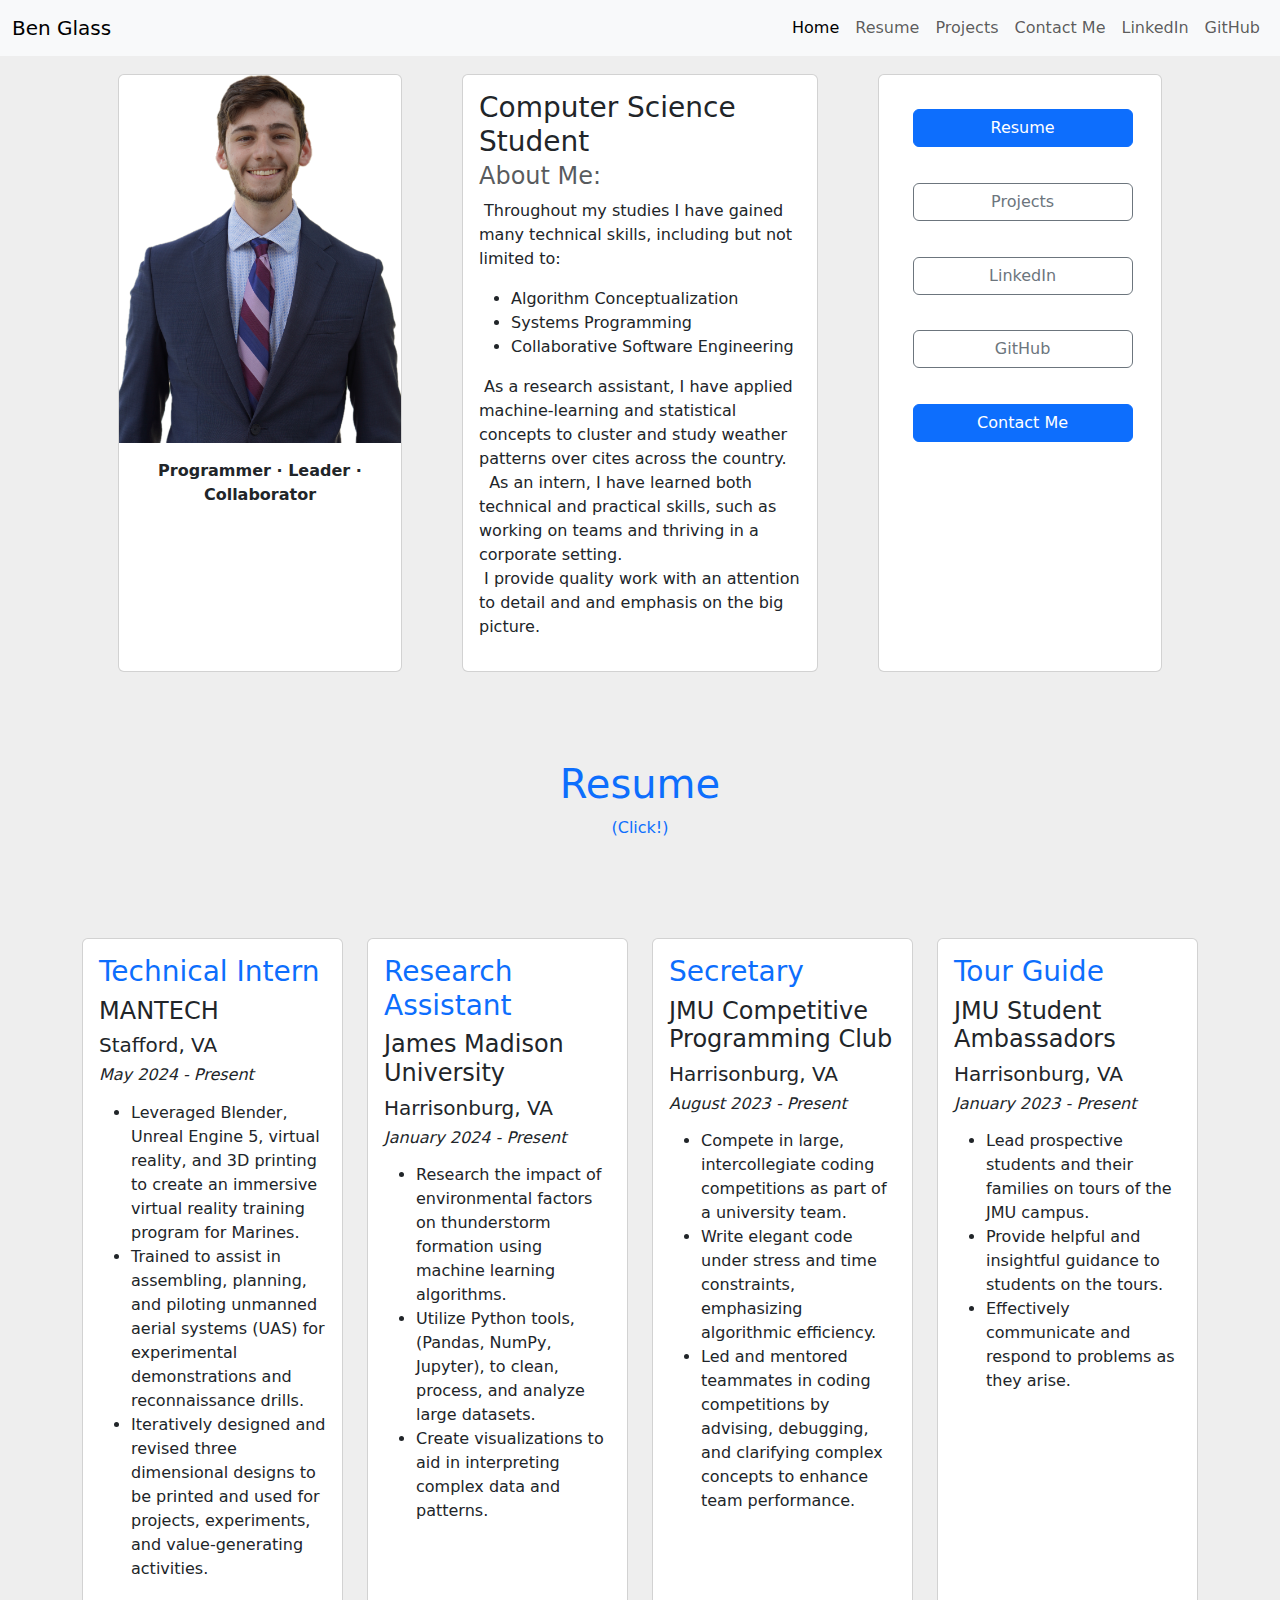
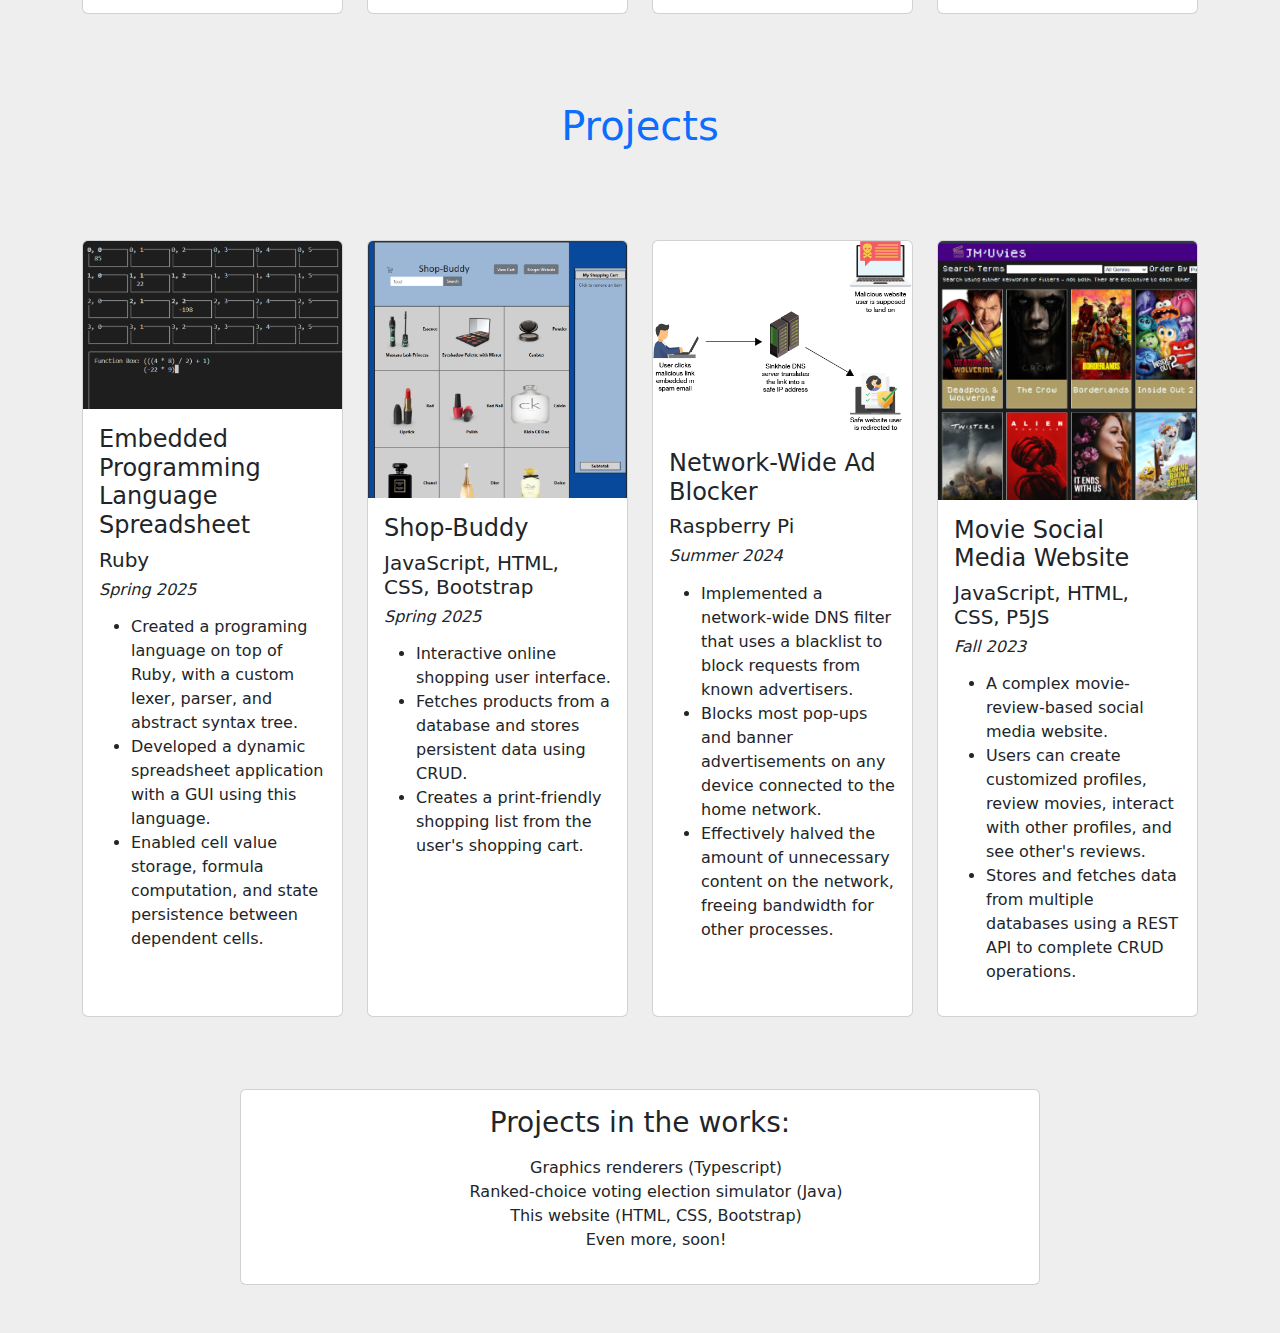
<file: index.html>
<!DOCTYPE html>
<html lang="en">

<head>
    <meta charset="UTF-8">
    <meta name="viewport" content="width=device-width, initial-scale=1.0">
    <title>Ben Glass</title>
    <link href="https://cdn.jsdelivr.net/npm/bootstrap@5.3.3/dist/css/bootstrap.min.css" rel="stylesheet">
    <script src="https://cdn.jsdelivr.net/npm/bootstrap@5.3.3/dist/js/bootstrap.bundle.min.js"></script>

    <link rel="stylesheet" href="styles/styles.css">
    <link rel="icon" type="image/x-icon" href="images/toggleWheel.png">
</head>

<body>
    <nav class="navbar navbar-expand-lg navbar-light bg-light sticky-top">
        <div class="container-fluid">
            <a class="navbar-brand" href="#">Ben Glass</a>

            <button class="navbar-toggler" type="button" data-bs-toggle="collapse" data-bs-target="#navbarNav"
                aria-controls="navbarNav" aria-expanded="false" aria-label="Toggle navigation">
                <span class="navbar-toggler-icon"></span>
            </button>

            <div class="collapse navbar-collapse" id="navbarNav">
                <ul class="navbar-nav ms-auto">
                    <li class="nav-item">
                        <a class="nav-link active" aria-current="page" href="#">Home</a>
                    </li>
                    <li class="nav-item">
                        <a class="nav-link" href="#resume-header">Resume</a>
                    </li>
                    <li class="nav-item">
                        <a class="nav-link" href="#projects-header">Projects</a>
                    </li>
                    <li class="nav-item">
                        <a class="nav-link" href="https://forms.gle/QvufB6zGP67XtkY49" target="_blank">Contact Me</a>
                    </li>
                    <li class="nav-item">
                        <a class="nav-link" href="https://www.linkedin.com/in/ben-glass-3a770029b"
                            target="_blank">LinkedIn</a>
                    </li>
                    <li class="nav-item">
                        <a class="nav-link" href="https://github.com/BenGlass6" target="_blank">GitHub</a>
                    </li>
                </ul>
            </div>
        </div>
    </nav>

    <section id="headshot">
        <div class="container">
            <div class="row justify-content-evenly">

                <div class="col-12 col-md-5 col-lg-4 mb-4 d-flex">
                    <div class="card" style="max-width: 80%; margin-left: auto; margin-right: auto;">
                        <img src="./images/headshot-cutout.png" class="card-img-top img-fluid"
                            alt="Ben's headshot photo">
                        <div class="card-body">
                            <p class="card-text" style="text-align: center;"><strong>Programmer · Leader ·
                                    Collaborator</strong></p>
                        </div>
                    </div>
                </div>

                <div class="col-12 col-md-5 col-lg-4 mb-4 d-flex">
                    <div class="card">
                        <div class="card-body">
                            <h3 class="card-title">Computer Science Student</h3>
                            <h4 class="card-subtitle mb-2 text-muted">About Me:</h6>
                                <p class="card-text">&nbsp;Throughout my studies I have gained many technical
                                    skills,
                                    including
                                    but
                                    not limited to:
                                <ul>
                                    <li>Algorithm Conceptualization</li>
                                    <li>Systems Programming</li>
                                    <li>Collaborative Software Engineering</li>
                                </ul>
                                &nbsp;As a research assistant,
                                I have applied machine-learning and statistical concepts to cluster and study
                                weather
                                patterns
                                over
                                cites across the country.
                                <br>&nbsp; As an intern, I have learned both technical and practical skills, such as
                                working on
                                teams and thriving in a corporate setting.
                                <br>
                                &nbsp;I provide quality work with an attention to detail and and
                                emphasis
                                on the big picture.</p>

                        </div>
                    </div>
                </div>

                <div class="col-12 col-md-5 col-lg-4 mb-4 d-flex">
                    <div class="card" style="max-width: 80%; margin-left: auto; margin-right: auto;">
                        <div class="card-body">
                            <div id="front-buttons">
                                <a href="#resume-header" class="btn btn-primary">Resume</a>
                                <a href="#projects-header" class="btn btn-outline-secondary">Projects</a>
                                <a class="btn btn-outline-secondary"
                                    href="https://www.linkedin.com/in/ben-glass-3a770029b" target="_blank">LinkedIn</a>
                                <a class="btn btn-outline-secondary" href="https://github.com/BenGlass6"
                                    target="_blank">GitHub</a>
                                <a class="btn btn-primary" href="https://forms.gle/QvufB6zGP67XtkY49" target="_blank">
                                    Contact Me
                                </a>
                            </div>
                        </div>
                    </div>
                </div>

            </div>
        </div>

    </section>

    <div id="resume-header">
        <a target="_blank" href="files/Ben_Glass_Resume_Online.pdf" style="text-decoration: none">
            <h1>Resume</h1>
            <p>(Click!)</p>
        </a>
    </div>

    <section id="resume">
        <div class="container">
            <div class="row">

                <div class="col-12 col-sm-6 col-md-4 col-lg-3 mb-4 d-flex">
                    <div class="card">
                        <div class="card-body">
                            <h3>Technical Intern</h3>
                            <h4>MANTECH</h4>
                            <h5>Stafford, VA</h5>
                            <h6><em>May 2024 - Present</em></h6>
                            <p class="card-text">
                            <ul>
                                <li>Leveraged Blender, Unreal Engine 5, virtual reality, and 3D printing to create an
                                    immersive virtual reality training program
                                    for Marines.</li>
                                <li>Trained to assist in assembling, planning, and piloting unmanned aerial systems
                                    (UAS)
                                    for experimental demonstrations
                                    and reconnaissance drills.</li>
                                <li>Iteratively designed and revised three dimensional designs to be printed and used
                                    for
                                    projects, experiments, and value-generating activities.</li>
                            </ul>
                            </p>
                        </div>
                    </div>
                </div>

                <div class="col-12 col-sm-6 col-md-4 col-lg-3 mb-4 d-flex">
                    <div class="card">
                        <div class="card-body">
                            <h3>Research Assistant</h3>
                            <h4>James Madison University</h4>
                            <h5>Harrisonburg, VA</h5>
                            <h6><em>January 2024 - Present</em></h6>
                            <p class="card-text">
                            <ul>
                                <li>Research the impact of environmental factors on thunderstorm formation using machine
                                    learning algorithms.</li>
                                <li>Utilize Python tools, (Pandas, NumPy, Jupyter), to clean, process, and analyze large
                                    datasets.</li>
                                <li>Create visualizations to aid in interpreting complex data and patterns.</li>
                            </ul>
                            </p>
                        </div>
                    </div>
                </div>

                <div class="col-12 col-sm-6 col-md-4 col-lg-3 mb-4 d-flex">
                    <div class="card">
                        <div class="card-body">
                            <h3>Secretary</h3>
                            <h4>JMU Competitive Programming Club</h4>
                            <h5>Harrisonburg, VA</h5>
                            <h6><em>August 2023 - Present</em></h6>
                            <p class="card-text">
                            <ul>
                                <li>Compete in large, intercollegiate coding competitions as part of a university team.
                                </li>
                                <li>Write elegant code under stress and time constraints, emphasizing algorithmic
                                    efficiency.</li>
                                <li>Led and mentored teammates in coding competitions by advising, debugging, and
                                    clarifying complex concepts to enhance
                                    team performance.
                                </li>
                            </ul>
                            </p>
                        </div>
                    </div>
                </div>

                <div class="col-12 col-sm-6 col-md-4 col-lg-3 mb-4 d-flex">
                    <div class="card">
                        <div class="card-body">
                            <h3>Tour Guide</h3>
                            <h4>JMU Student Ambassadors</h4>
                            <h5>Harrisonburg, VA</h5>
                            <h6><em>January 2023 - Present</em></h6>
                            <p class="card-text">
                            <ul>
                                <li>Lead prospective students and their families on tours of the JMU campus.</li>
                                <li>Provide helpful and insightful guidance to students on the tours.</li>
                                <li>Effectively communicate and respond to problems as they arise.</li>
                            </ul>
                            </p>
                        </div>
                    </div>
                </div>
            </div>

        </div>
    </section>

    <div id="projects-header">
        <h1>Projects</h1>
    </div>

    <section id="projects">

        <div class="container">
            <div class="row">

                <div class="col-12 col-sm-6 col-md-4 col-lg-3 mb-4 d-flex">
                    <div class="card">
                        <img src="images/tui.png" class="card-img-top" alt="Spreadsheet Project photo">
                        <div class="card-body">
                            <h4>Embedded Programming Language Spreadsheet</h4>
                            <h5>Ruby</h5>
                            <h6><em>Spring 2025</em></h6>
                            <p class="card-text">
                            <ul>
                                <li>Created a programing language on top of Ruby, with a custom lexer, parser, and
                                    abstract syntax tree.</li>
                                <li>Developed a dynamic spreadsheet application with a GUI using this language.</li>
                                <li>Enabled cell value storage, formula computation, and state persistence between
                                    dependent cells.</li>
                            </ul>
                            </p>
                        </div>
                    </div>
                </div>

                <!-- Add link to Shop-Buddy -->
                <div class="col-12 col-sm-6 col-md-4 col-lg-3 mb-4 d-flex">
                    <div class="card">
                        <img src="images/shop-buddy-square.png" class="card-img-top" alt="Shop-Buddy user interface">
                        <div class="card-body">
                            <h4>Shop-Buddy</h4>
                            <h5>JavaScript, HTML, CSS, Bootstrap</h5>
                            <h6><em>Spring 2025</em></h6>
                            <p class="card-text">
                            <ul>
                                <li>Interactive online shopping user interface.</li>
                                <li>Fetches products from a database and stores persistent data using CRUD.</li>
                                <li>Creates a print-friendly shopping list from the user's shopping cart.</li>
                            </ul>
                            </p>
                        </div>
                    </div>
                </div>

                <div class="col-12 col-sm-6 col-md-4 col-lg-3 mb-4 d-flex">
                    <div class="card">
                        <img src="images/DNS.png" class="card-img-top" alt="DNS filtering diagram">
                        <div class="card-body">
                            <h4>Network-Wide Ad Blocker</h4>
                            <h5>Raspberry Pi</h5>
                            <h6><em>Summer 2024</em></h6>
                            <p class="card-text">
                            <ul>
                                <li>Implemented a network-wide DNS filter that uses a blacklist to block requests from
                                    known advertisers.</li>
                                <li>Blocks most pop-ups and banner advertisements on any device connected to the home
                                    network.</li>
                                <li>Effectively halved the amount of unnecessary content on the network, freeing
                                    bandwidth for other processes.</li>
                            </ul>
                            </p>
                        </div>
                    </div>
                </div>

                <div class="col-12 col-sm-6 col-md-4 col-lg-3 mb-4 d-flex">
                    <div class="card">
                        <img src="images/jmuvies_screenshot.png" class="card-img-top" alt="The JM'Uvies search page">
                        <div class="card-body">
                            <h4>Movie Social Media Website</h4>
                            <h5>JavaScript, HTML, CSS, P5JS</h5>
                            <h6><em>Fall 2023</em></h6>
                            <p class="card-text">
                            <ul>
                                <li>A complex movie-review-based social media website.</li>
                                <li>Users can create customized profiles, review movies, interact with other profiles,
                                    and see other's reviews.</li>
                                <li>Stores and fetches data from multiple databases using a REST API to complete CRUD
                                    operations.</li>
                            </ul>
                            </p>
                        </div>
                    </div>
                </div>

            </div>
        </div>
    </section>

    <div class="container-fluid py-5">
        <div class="card mx-auto text-center" style="max-width: 800px;">
            <div class="card-body">
                <h3 class="card-title">Projects in the works:</h3>
                <p class="card-text">
                <ul style="list-style: none;">
                    <li>Graphics renderers (Typescript)</li>
                    <li>Ranked-choice voting election simulator (Java)</li>
                    <li>This website (HTML, CSS, Bootstrap)</li>
                    <li>Even more, soon!</li>
                </ul>
                </p>
            </div>
        </div>
    </div>


</body>

</html>
</file>
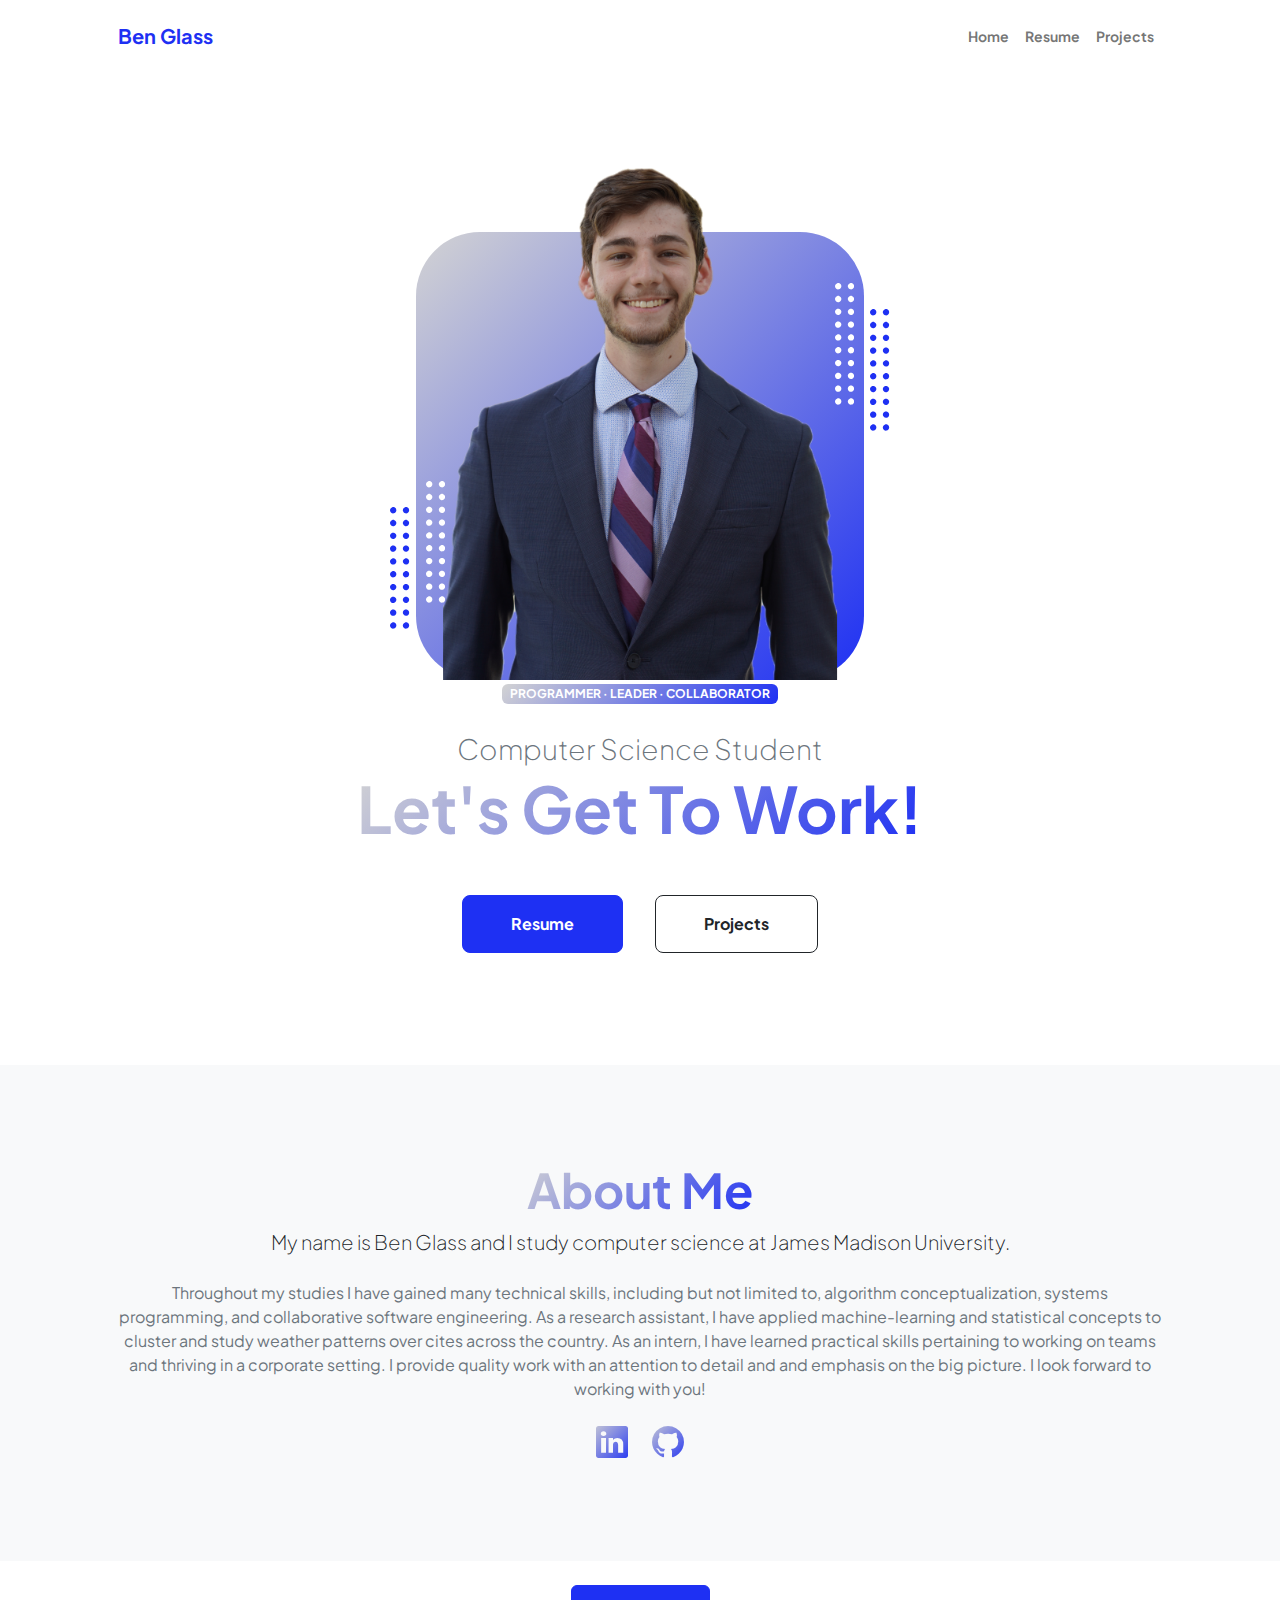
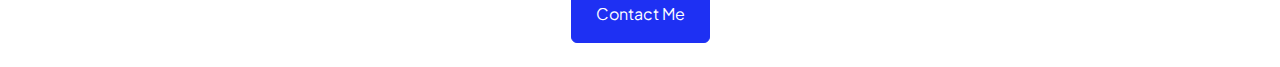
<file: site_archive/old_portfolio/index.html>
<!DOCTYPE html>
<html lang="en">

<head>
    <meta charset="utf-8" />
    <meta name="viewport" content="width=device-width, initial-scale=1, shrink-to-fit=no" />
    <meta name="description" content="" />
    <meta name="author" content="" />
    <title>Ben Glass</title>
    <!-- Favicon-->
    <link rel="icon" type="image/x-icon" href="assets/favicon.ico" />
    <!-- <link rel="icon" type="image/x-icon" href="assets/face.png" /> -->
    <!-- Custom Google font-->
    <link rel="preconnect" href="https://fonts.googleapis.com" />
    <link rel="preconnect" href="https://fonts.gstatic.com" crossorigin />
    <link
        href="https://fonts.googleapis.com/css2?family=Plus+Jakarta+Sans:wght@100;200;300;400;500;600;700;800;900&amp;display=swap"
        rel="stylesheet" />
    <!-- Bootstrap icons-->
    <link href="https://cdn.jsdelivr.net/npm/bootstrap-icons@1.8.1/font/bootstrap-icons.css" rel="stylesheet" />
    <!-- Core theme CSS (includes Bootstrap)-->
    <link href="css/styles.css" rel="stylesheet" />
</head>

<body class="d-flex flex-column h-100">
    <main class="flex-shrink-0">
        <!-- Navigation-->
        <nav class="navbar navbar-expand-lg navbar-light bg-white py-3">
            <div class="container px-5">
                <a class="navbar-brand" href="index.html"><span class="fw-bolder text-primary">Ben Glass</span></a>
                <button class="navbar-toggler" type="button" data-bs-toggle="collapse"
                    data-bs-target="#navbarSupportedContent" aria-controls="navbarSupportedContent"
                    aria-expanded="false" aria-label="Toggle navigation"><span
                        class="navbar-toggler-icon"></span></button>
                <div class="collapse navbar-collapse" id="navbarSupportedContent">
                    <ul class="navbar-nav ms-auto mb-2 mb-lg-0 small fw-bolder">
                        <li class="nav-item"><a class="nav-link" href="index.html">Home</a></li>
                        <li class="nav-item"><a class="nav-link" href="resume.html">Resume</a></li>
                        <li class="nav-item"><a class="nav-link" href="projects.html">Projects</a></li>
                        <!-- <li class="nav-item"><a class="nav-link" href="contact.html">Contact</a></li> -->
                    </ul>
                </div>
            </div>
        </nav>
        <!-- Header-->
        <header class="py-5">
            <div class="container px-5 pb-5">
                <div class="row gx-5 align-items-center">
                    <div class="col-xxl-7">
                        <!-- Header profile picture-->
                        <div class="d-flex justify-content-center mt-5 mt-xxl-0">
                            <div class="profile bg-gradient-primary-to-secondary">
                                <img class="profile-img" src="assets/headshot-cutout.png" alt="..." />

                                <div class="dots-1">
                                    <!-- SVG Dots-->
                                    <svg version="1.1" xmlns="http://www.w3.org/2000/svg"
                                        xmlns:xlink="http://www.w3.org/1999/xlink" x="0px" y="0px"
                                        viewBox="0 0 191.6 1215.4" style="enable-background: new 0 0 191.6 1215.4"
                                        xml:space="preserve">
                                        <g transform="translate(0.000000,1280.000000) scale(0.100000,-0.100000)">
                                            <path
                                                d="M227.7,12788.6c-105-35-200-141-222-248c-43-206,163-412,369-369c155,32,275,190,260,339c-11,105-90,213-190,262        C383.7,12801.6,289.7,12808.6,227.7,12788.6z">
                                            </path>
                                            <path
                                                d="M1507.7,12788.6c-151-50-253-216-222-362c25-119,136-230,254-255c194-41,395,142,375,339c-11,105-90,213-190,262        C1663.7,12801.6,1569.7,12808.6,1507.7,12788.6z">
                                            </path>
                                            <path
                                                d="M227.7,11508.6c-105-35-200-141-222-248c-43-206,163-412,369-369c155,32,275,190,260,339c-11,105-90,213-190,262        C383.7,11521.6,289.7,11528.6,227.7,11508.6z">
                                            </path>
                                            <path
                                                d="M1507.7,11508.6c-151-50-253-216-222-362c25-119,136-230,254-255c194-41,395,142,375,339c-11,105-90,213-190,262        C1663.7,11521.6,1569.7,11528.6,1507.7,11508.6z">
                                            </path>
                                            <path
                                                d="M227.7,10228.6c-105-35-200-141-222-248c-43-206,163-412,369-369c155,32,275,190,260,339c-11,105-90,213-190,262        C383.7,10241.6,289.7,10248.6,227.7,10228.6z">
                                            </path>
                                            <path
                                                d="M1507.7,10228.6c-105-35-200-141-222-248c-43-206,163-412,369-369c155,32,275,190,260,339c-11,105-90,213-190,262        C1663.7,10241.6,1569.7,10248.6,1507.7,10228.6z">
                                            </path>
                                            <path
                                                d="M227.7,8948.6c-105-35-200-141-222-248c-43-206,163-412,369-369c155,32,275,190,260,339c-11,105-90,213-190,262        C383.7,8961.6,289.7,8968.6,227.7,8948.6z">
                                            </path>
                                            <path
                                                d="M1507.7,8948.6c-105-35-200-141-222-248c-43-206,163-412,369-369c155,32,275,190,260,339c-11,105-90,213-190,262        C1663.7,8961.6,1569.7,8968.6,1507.7,8948.6z">
                                            </path>
                                            <path
                                                d="M227.7,7668.6c-105-35-200-141-222-248c-43-206,163-412,369-369c155,32,275,190,260,339c-11,105-90,213-190,262        C383.7,7681.6,289.7,7688.6,227.7,7668.6z">
                                            </path>
                                            <path
                                                d="M1507.7,7668.6c-105-35-200-141-222-248c-43-206,163-412,369-369c155,32,275,190,260,339c-11,105-90,213-190,262        C1663.7,7681.6,1569.7,7688.6,1507.7,7668.6z">
                                            </path>
                                            <path
                                                d="M227.7,6388.6c-105-35-200-141-222-248c-43-206,163-412,369-369c155,32,275,190,260,339c-11,105-90,213-190,262        C383.7,6401.6,289.7,6408.6,227.7,6388.6z">
                                            </path>
                                            <path
                                                d="M1507.7,6388.6c-105-35-200-141-222-248c-43-206,163-412,369-369c155,32,275,190,260,339c-11,105-90,213-190,262        C1663.7,6401.6,1569.7,6408.6,1507.7,6388.6z">
                                            </path>
                                            <path
                                                d="M227.7,5108.6c-105-35-200-141-222-248c-43-206,163-412,369-369c155,32,275,190,260,339c-11,105-90,213-190,262        C383.7,5121.6,289.7,5128.6,227.7,5108.6z">
                                            </path>
                                            <path
                                                d="M1507.7,5108.6c-105-35-200-141-222-248c-43-206,163-412,369-369c155,32,275,190,260,339c-11,105-90,213-190,262        C1663.7,5121.6,1569.7,5128.6,1507.7,5108.6z">
                                            </path>
                                            <path
                                                d="M227.7,3828.6c-105-35-200-141-222-248c-43-206,163-412,369-369c155,32,275,190,260,339c-11,105-90,213-190,262        C383.7,3841.6,289.7,3848.6,227.7,3828.6z">
                                            </path>
                                            <path
                                                d="M1507.7,3828.6c-105-35-200-141-222-248c-43-206,163-412,369-369c155,32,275,190,260,339c-11,105-90,213-190,262        C1663.7,3841.6,1569.7,3848.6,1507.7,3828.6z">
                                            </path>
                                            <path
                                                d="M227.7,2548.6c-105-35-200-141-222-248c-43-206,163-412,369-369c155,32,275,190,260,339c-11,105-90,213-190,262        C383.7,2561.6,289.7,2568.6,227.7,2548.6z">
                                            </path>
                                            <path
                                                d="M1507.7,2548.6c-105-35-200-141-222-248c-43-206,163-412,369-369c155,32,275,190,260,339c-11,105-90,213-190,262        C1663.7,2561.6,1569.7,2568.6,1507.7,2548.6z">
                                            </path>
                                            <path
                                                d="M227.7,1268.6c-105-35-200-141-222-248c-43-206,163-412,369-369c155,32,275,190,260,339c-11,105-90,213-190,262        C383.7,1281.6,289.7,1288.6,227.7,1268.6z">
                                            </path>
                                            <path
                                                d="M1507.7,1268.6c-105-35-200-141-222-248c-43-206,163-412,369-369c155,32,275,190,260,339c-11,105-90,213-190,262        C1663.7,1281.6,1569.7,1288.6,1507.7,1268.6z">
                                            </path>
                                        </g>
                                    </svg>
                                    <!-- END of SVG dots-->
                                </div>
                                <div class="dots-2">
                                    <!-- SVG Dots-->
                                    <svg version="1.1" xmlns="http://www.w3.org/2000/svg"
                                        xmlns:xlink="http://www.w3.org/1999/xlink" x="0px" y="0px"
                                        viewBox="0 0 191.6 1215.4" style="enable-background: new 0 0 191.6 1215.4"
                                        xml:space="preserve">
                                        <g transform="translate(0.000000,1280.000000) scale(0.100000,-0.100000)">
                                            <path
                                                d="M227.7,12788.6c-105-35-200-141-222-248c-43-206,163-412,369-369c155,32,275,190,260,339c-11,105-90,213-190,262        C383.7,12801.6,289.7,12808.6,227.7,12788.6z">
                                            </path>
                                            <path
                                                d="M1507.7,12788.6c-151-50-253-216-222-362c25-119,136-230,254-255c194-41,395,142,375,339c-11,105-90,213-190,262        C1663.7,12801.6,1569.7,12808.6,1507.7,12788.6z">
                                            </path>
                                            <path
                                                d="M227.7,11508.6c-105-35-200-141-222-248c-43-206,163-412,369-369c155,32,275,190,260,339c-11,105-90,213-190,262        C383.7,11521.6,289.7,11528.6,227.7,11508.6z">
                                            </path>
                                            <path
                                                d="M1507.7,11508.6c-151-50-253-216-222-362c25-119,136-230,254-255c194-41,395,142,375,339c-11,105-90,213-190,262        C1663.7,11521.6,1569.7,11528.6,1507.7,11508.6z">
                                            </path>
                                            <path
                                                d="M227.7,10228.6c-105-35-200-141-222-248c-43-206,163-412,369-369c155,32,275,190,260,339c-11,105-90,213-190,262        C383.7,10241.6,289.7,10248.6,227.7,10228.6z">
                                            </path>
                                            <path
                                                d="M1507.7,10228.6c-105-35-200-141-222-248c-43-206,163-412,369-369c155,32,275,190,260,339c-11,105-90,213-190,262        C1663.7,10241.6,1569.7,10248.6,1507.7,10228.6z">
                                            </path>
                                            <path
                                                d="M227.7,8948.6c-105-35-200-141-222-248c-43-206,163-412,369-369c155,32,275,190,260,339c-11,105-90,213-190,262        C383.7,8961.6,289.7,8968.6,227.7,8948.6z">
                                            </path>
                                            <path
                                                d="M1507.7,8948.6c-105-35-200-141-222-248c-43-206,163-412,369-369c155,32,275,190,260,339c-11,105-90,213-190,262        C1663.7,8961.6,1569.7,8968.6,1507.7,8948.6z">
                                            </path>
                                            <path
                                                d="M227.7,7668.6c-105-35-200-141-222-248c-43-206,163-412,369-369c155,32,275,190,260,339c-11,105-90,213-190,262        C383.7,7681.6,289.7,7688.6,227.7,7668.6z">
                                            </path>
                                            <path
                                                d="M1507.7,7668.6c-105-35-200-141-222-248c-43-206,163-412,369-369c155,32,275,190,260,339c-11,105-90,213-190,262        C1663.7,7681.6,1569.7,7688.6,1507.7,7668.6z">
                                            </path>
                                            <path
                                                d="M227.7,6388.6c-105-35-200-141-222-248c-43-206,163-412,369-369c155,32,275,190,260,339c-11,105-90,213-190,262        C383.7,6401.6,289.7,6408.6,227.7,6388.6z">
                                            </path>
                                            <path
                                                d="M1507.7,6388.6c-105-35-200-141-222-248c-43-206,163-412,369-369c155,32,275,190,260,339c-11,105-90,213-190,262        C1663.7,6401.6,1569.7,6408.6,1507.7,6388.6z">
                                            </path>
                                            <path
                                                d="M227.7,5108.6c-105-35-200-141-222-248c-43-206,163-412,369-369c155,32,275,190,260,339c-11,105-90,213-190,262        C383.7,5121.6,289.7,5128.6,227.7,5108.6z">
                                            </path>
                                            <path
                                                d="M1507.7,5108.6c-105-35-200-141-222-248c-43-206,163-412,369-369c155,32,275,190,260,339c-11,105-90,213-190,262        C1663.7,5121.6,1569.7,5128.6,1507.7,5108.6z">
                                            </path>
                                            <path
                                                d="M227.7,3828.6c-105-35-200-141-222-248c-43-206,163-412,369-369c155,32,275,190,260,339c-11,105-90,213-190,262        C383.7,3841.6,289.7,3848.6,227.7,3828.6z">
                                            </path>
                                            <path
                                                d="M1507.7,3828.6c-105-35-200-141-222-248c-43-206,163-412,369-369c155,32,275,190,260,339c-11,105-90,213-190,262        C1663.7,3841.6,1569.7,3848.6,1507.7,3828.6z">
                                            </path>
                                            <path
                                                d="M227.7,2548.6c-105-35-200-141-222-248c-43-206,163-412,369-369c155,32,275,190,260,339c-11,105-90,213-190,262        C383.7,2561.6,289.7,2568.6,227.7,2548.6z">
                                            </path>
                                            <path
                                                d="M1507.7,2548.6c-105-35-200-141-222-248c-43-206,163-412,369-369c155,32,275,190,260,339c-11,105-90,213-190,262        C1663.7,2561.6,1569.7,2568.6,1507.7,2548.6z">
                                            </path>
                                            <path
                                                d="M227.7,1268.6c-105-35-200-141-222-248c-43-206,163-412,369-369c155,32,275,190,260,339c-11,105-90,213-190,262        C383.7,1281.6,289.7,1288.6,227.7,1268.6z">
                                            </path>
                                            <path
                                                d="M1507.7,1268.6c-105-35-200-141-222-248c-43-206,163-412,369-369c155,32,275,190,260,339c-11,105-90,213-190,262        C1663.7,1281.6,1569.7,1288.6,1507.7,1268.6z">
                                            </path>
                                        </g>
                                    </svg>
                                    <!-- END of SVG dots-->
                                </div>
                                <div class="dots-3">
                                    <!-- SVG Dots-->
                                    <svg version="1.1" xmlns="http://www.w3.org/2000/svg"
                                        xmlns:xlink="http://www.w3.org/1999/xlink" x="0px" y="0px"
                                        viewBox="0 0 191.6 1215.4" style="enable-background: new 0 0 191.6 1215.4"
                                        xml:space="preserve">
                                        <g transform="translate(0.000000,1280.000000) scale(0.100000,-0.100000)">
                                            <path
                                                d="M227.7,12788.6c-105-35-200-141-222-248c-43-206,163-412,369-369c155,32,275,190,260,339c-11,105-90,213-190,262        C383.7,12801.6,289.7,12808.6,227.7,12788.6z">
                                            </path>
                                            <path
                                                d="M1507.7,12788.6c-151-50-253-216-222-362c25-119,136-230,254-255c194-41,395,142,375,339c-11,105-90,213-190,262        C1663.7,12801.6,1569.7,12808.6,1507.7,12788.6z">
                                            </path>
                                            <path
                                                d="M227.7,11508.6c-105-35-200-141-222-248c-43-206,163-412,369-369c155,32,275,190,260,339c-11,105-90,213-190,262        C383.7,11521.6,289.7,11528.6,227.7,11508.6z">
                                            </path>
                                            <path
                                                d="M1507.7,11508.6c-151-50-253-216-222-362c25-119,136-230,254-255c194-41,395,142,375,339c-11,105-90,213-190,262        C1663.7,11521.6,1569.7,11528.6,1507.7,11508.6z">
                                            </path>
                                            <path
                                                d="M227.7,10228.6c-105-35-200-141-222-248c-43-206,163-412,369-369c155,32,275,190,260,339c-11,105-90,213-190,262        C383.7,10241.6,289.7,10248.6,227.7,10228.6z">
                                            </path>
                                            <path
                                                d="M1507.7,10228.6c-105-35-200-141-222-248c-43-206,163-412,369-369c155,32,275,190,260,339c-11,105-90,213-190,262        C1663.7,10241.6,1569.7,10248.6,1507.7,10228.6z">
                                            </path>
                                            <path
                                                d="M227.7,8948.6c-105-35-200-141-222-248c-43-206,163-412,369-369c155,32,275,190,260,339c-11,105-90,213-190,262        C383.7,8961.6,289.7,8968.6,227.7,8948.6z">
                                            </path>
                                            <path
                                                d="M1507.7,8948.6c-105-35-200-141-222-248c-43-206,163-412,369-369c155,32,275,190,260,339c-11,105-90,213-190,262        C1663.7,8961.6,1569.7,8968.6,1507.7,8948.6z">
                                            </path>
                                            <path
                                                d="M227.7,7668.6c-105-35-200-141-222-248c-43-206,163-412,369-369c155,32,275,190,260,339c-11,105-90,213-190,262        C383.7,7681.6,289.7,7688.6,227.7,7668.6z">
                                            </path>
                                            <path
                                                d="M1507.7,7668.6c-105-35-200-141-222-248c-43-206,163-412,369-369c155,32,275,190,260,339c-11,105-90,213-190,262        C1663.7,7681.6,1569.7,7688.6,1507.7,7668.6z">
                                            </path>
                                            <path
                                                d="M227.7,6388.6c-105-35-200-141-222-248c-43-206,163-412,369-369c155,32,275,190,260,339c-11,105-90,213-190,262        C383.7,6401.6,289.7,6408.6,227.7,6388.6z">
                                            </path>
                                            <path
                                                d="M1507.7,6388.6c-105-35-200-141-222-248c-43-206,163-412,369-369c155,32,275,190,260,339c-11,105-90,213-190,262        C1663.7,6401.6,1569.7,6408.6,1507.7,6388.6z">
                                            </path>
                                            <path
                                                d="M227.7,5108.6c-105-35-200-141-222-248c-43-206,163-412,369-369c155,32,275,190,260,339c-11,105-90,213-190,262        C383.7,5121.6,289.7,5128.6,227.7,5108.6z">
                                            </path>
                                            <path
                                                d="M1507.7,5108.6c-105-35-200-141-222-248c-43-206,163-412,369-369c155,32,275,190,260,339c-11,105-90,213-190,262        C1663.7,5121.6,1569.7,5128.6,1507.7,5108.6z">
                                            </path>
                                            <path
                                                d="M227.7,3828.6c-105-35-200-141-222-248c-43-206,163-412,369-369c155,32,275,190,260,339c-11,105-90,213-190,262        C383.7,3841.6,289.7,3848.6,227.7,3828.6z">
                                            </path>
                                            <path
                                                d="M1507.7,3828.6c-105-35-200-141-222-248c-43-206,163-412,369-369c155,32,275,190,260,339c-11,105-90,213-190,262        C1663.7,3841.6,1569.7,3848.6,1507.7,3828.6z">
                                            </path>
                                            <path
                                                d="M227.7,2548.6c-105-35-200-141-222-248c-43-206,163-412,369-369c155,32,275,190,260,339c-11,105-90,213-190,262        C383.7,2561.6,289.7,2568.6,227.7,2548.6z">
                                            </path>
                                            <path
                                                d="M1507.7,2548.6c-105-35-200-141-222-248c-43-206,163-412,369-369c155,32,275,190,260,339c-11,105-90,213-190,262        C1663.7,2561.6,1569.7,2568.6,1507.7,2548.6z">
                                            </path>
                                            <path
                                                d="M227.7,1268.6c-105-35-200-141-222-248c-43-206,163-412,369-369c155,32,275,190,260,339c-11,105-90,213-190,262        C383.7,1281.6,289.7,1288.6,227.7,1268.6z">
                                            </path>
                                            <path
                                                d="M1507.7,1268.6c-105-35-200-141-222-248c-43-206,163-412,369-369c155,32,275,190,260,339c-11,105-90,213-190,262        C1663.7,1281.6,1569.7,1288.6,1507.7,1268.6z">
                                            </path>
                                        </g>
                                    </svg>
                                    <!-- END of SVG dots-->
                                </div>
                                <div class="dots-4">
                                    <!-- SVG Dots-->
                                    <svg version="1.1" xmlns="http://www.w3.org/2000/svg"
                                        xmlns:xlink="http://www.w3.org/1999/xlink" x="0px" y="0px"
                                        viewBox="0 0 191.6 1215.4" style="enable-background: new 0 0 191.6 1215.4"
                                        xml:space="preserve">
                                        <g transform="translate(0.000000,1280.000000) scale(0.100000,-0.100000)">
                                            <path
                                                d="M227.7,12788.6c-105-35-200-141-222-248c-43-206,163-412,369-369c155,32,275,190,260,339c-11,105-90,213-190,262        C383.7,12801.6,289.7,12808.6,227.7,12788.6z">
                                            </path>
                                            <path
                                                d="M1507.7,12788.6c-151-50-253-216-222-362c25-119,136-230,254-255c194-41,395,142,375,339c-11,105-90,213-190,262        C1663.7,12801.6,1569.7,12808.6,1507.7,12788.6z">
                                            </path>
                                            <path
                                                d="M227.7,11508.6c-105-35-200-141-222-248c-43-206,163-412,369-369c155,32,275,190,260,339c-11,105-90,213-190,262        C383.7,11521.6,289.7,11528.6,227.7,11508.6z">
                                            </path>
                                            <path
                                                d="M1507.7,11508.6c-151-50-253-216-222-362c25-119,136-230,254-255c194-41,395,142,375,339c-11,105-90,213-190,262        C1663.7,11521.6,1569.7,11528.6,1507.7,11508.6z">
                                            </path>
                                            <path
                                                d="M227.7,10228.6c-105-35-200-141-222-248c-43-206,163-412,369-369c155,32,275,190,260,339c-11,105-90,213-190,262        C383.7,10241.6,289.7,10248.6,227.7,10228.6z">
                                            </path>
                                            <path
                                                d="M1507.7,10228.6c-105-35-200-141-222-248c-43-206,163-412,369-369c155,32,275,190,260,339c-11,105-90,213-190,262        C1663.7,10241.6,1569.7,10248.6,1507.7,10228.6z">
                                            </path>
                                            <path
                                                d="M227.7,8948.6c-105-35-200-141-222-248c-43-206,163-412,369-369c155,32,275,190,260,339c-11,105-90,213-190,262        C383.7,8961.6,289.7,8968.6,227.7,8948.6z">
                                            </path>
                                            <path
                                                d="M1507.7,8948.6c-105-35-200-141-222-248c-43-206,163-412,369-369c155,32,275,190,260,339c-11,105-90,213-190,262        C1663.7,8961.6,1569.7,8968.6,1507.7,8948.6z">
                                            </path>
                                            <path
                                                d="M227.7,7668.6c-105-35-200-141-222-248c-43-206,163-412,369-369c155,32,275,190,260,339c-11,105-90,213-190,262        C383.7,7681.6,289.7,7688.6,227.7,7668.6z">
                                            </path>
                                            <path
                                                d="M1507.7,7668.6c-105-35-200-141-222-248c-43-206,163-412,369-369c155,32,275,190,260,339c-11,105-90,213-190,262        C1663.7,7681.6,1569.7,7688.6,1507.7,7668.6z">
                                            </path>
                                            <path
                                                d="M227.7,6388.6c-105-35-200-141-222-248c-43-206,163-412,369-369c155,32,275,190,260,339c-11,105-90,213-190,262        C383.7,6401.6,289.7,6408.6,227.7,6388.6z">
                                            </path>
                                            <path
                                                d="M1507.7,6388.6c-105-35-200-141-222-248c-43-206,163-412,369-369c155,32,275,190,260,339c-11,105-90,213-190,262        C1663.7,6401.6,1569.7,6408.6,1507.7,6388.6z">
                                            </path>
                                            <path
                                                d="M227.7,5108.6c-105-35-200-141-222-248c-43-206,163-412,369-369c155,32,275,190,260,339c-11,105-90,213-190,262        C383.7,5121.6,289.7,5128.6,227.7,5108.6z">
                                            </path>
                                            <path
                                                d="M1507.7,5108.6c-105-35-200-141-222-248c-43-206,163-412,369-369c155,32,275,190,260,339c-11,105-90,213-190,262        C1663.7,5121.6,1569.7,5128.6,1507.7,5108.6z">
                                            </path>
                                            <path
                                                d="M227.7,3828.6c-105-35-200-141-222-248c-43-206,163-412,369-369c155,32,275,190,260,339c-11,105-90,213-190,262        C383.7,3841.6,289.7,3848.6,227.7,3828.6z">
                                            </path>
                                            <path
                                                d="M1507.7,3828.6c-105-35-200-141-222-248c-43-206,163-412,369-369c155,32,275,190,260,339c-11,105-90,213-190,262        C1663.7,3841.6,1569.7,3848.6,1507.7,3828.6z">
                                            </path>
                                            <path
                                                d="M227.7,2548.6c-105-35-200-141-222-248c-43-206,163-412,369-369c155,32,275,190,260,339c-11,105-90,213-190,262        C383.7,2561.6,289.7,2568.6,227.7,2548.6z">
                                            </path>
                                            <path
                                                d="M1507.7,2548.6c-105-35-200-141-222-248c-43-206,163-412,369-369c155,32,275,190,260,339c-11,105-90,213-190,262        C1663.7,2561.6,1569.7,2568.6,1507.7,2548.6z">
                                            </path>
                                            <path
                                                d="M227.7,1268.6c-105-35-200-141-222-248c-43-206,163-412,369-369c155,32,275,190,260,339c-11,105-90,213-190,262        C383.7,1281.6,289.7,1288.6,227.7,1268.6z">
                                            </path>
                                            <path
                                                d="M1507.7,1268.6c-105-35-200-141-222-248c-43-206,163-412,369-369c155,32,275,190,260,339c-11,105-90,213-190,262        C1663.7,1281.6,1569.7,1288.6,1507.7,1268.6z">
                                            </path>
                                        </g>
                                    </svg>
                                    <!-- END of SVG dots-->
                                </div>
                            </div>
                        </div>
                    </div>
                    <div class="col-xxl-5">
                        <!-- Header text content-->
                        <div class="text-center text-xxl-start">
                            <div class="badge bg-gradient-primary-to-secondary text-white mb-4">
                                <div class="text-uppercase">Programmer &middot; Leader &middot; Collaborator</div>
                            </div>
                            <div class="fs-3 fw-light text-muted">Computer Science Student</div>
                            <h1 class="display-3 fw-bolder mb-5"><span class="text-gradient d-inline">Let's Get To
                                    Work!</span></h1>
                            <div
                                class="d-grid gap-3 d-sm-flex justify-content-sm-center justify-content-xxl-start mb-3">
                                <a class="btn btn-primary  btn-lg px-5 py-3 me-sm-3 fs-6 fw-bolder"
                                    href="resume.html">Resume</a>
                                <a class="btn btn-outline-dark btn-lg px-5 py-3 fs-6 fw-bolder"
                                    href="projects.html">Projects</a>
                            </div>
                        </div>
                    </div>
                </div>
            </div>
        </header>
        <!-- About Section-->
        <section class="bg-light py-5">
            <div class="container px-5">
                <div class="row gx-5 justify-content-center">
                    <div class="col-xxl-8">
                        <div class="text-center my-5">
                            <h2 class="display-5 fw-bolder"><span class="text-gradient d-inline">About Me</span></h2>
                            <p class="lead fw-light mb-4">My name is Ben Glass and I study computer science at James
                                Madison University.</p>
                            <p class="text-muted">Throughout my studies I have gained many technical skills, including
                                but not limited to, algorithm conceptualization, systems programming, and collaborative
                                software engineering.
                                As a research assistant, I have applied machine-learning and statistical concepts to
                                cluster and study weather patterns over cites across the country.
                                As an intern, I have learned practical skills pertaining to working on teams and
                                thriving in a corporate setting. I provide quality work with an attention to detail and
                                and emphasis on the big picture.
                                I look forward to working with you!
                            </p>
                            <div class="d-flex justify-content-center fs-2 gap-4">
                                <!-- <a class="text-gradient" href="#!"><i class="bi bi-twitter"></i></a> -->
                                <a class="text-gradient" href="https://www.linkedin.com/in/ben-glass-3a770029b"
                                    target="_blank"><i class="bi bi-linkedin"></i></a>
                                <a class="text-gradient" href="https://github.com/BenGlass6" target="_blank"><i
                                        class="bi bi-github"></i></a>
                            </div>
                        </div>
                    </div>
                </div>
            </div>
        </section>
    </main>
    <!-- Footer-->
    <footer class="bg-white py-4 mt-auto">
        <div class="container px-5">
            <div class="row align-items-center justify-content-between flex-column flex-sm-row">
            </div>
            <!-- <div class="col-auto"><div class="small m-0">Copyright &copy; BenGlass.github.io 2024</div></div> -->
            <div class="col-auto text-center">
                <a class="btn btn-primary px-4 py-3 " href="https://forms.gle/QvufB6zGP67XtkY49" target="_blank">
                    Contact Me
                </a>
            </div>
        </div>
        </div>
    </footer>
    <!-- Bootstrap core JS-->
    <script src="https://cdn.jsdelivr.net/npm/bootstrap@5.2.3/dist/js/bootstrap.bundle.min.js"></script>
    <!-- Core theme JS-->
    <script src="js/scripts.js"></script>
</body>

</html>
</file>
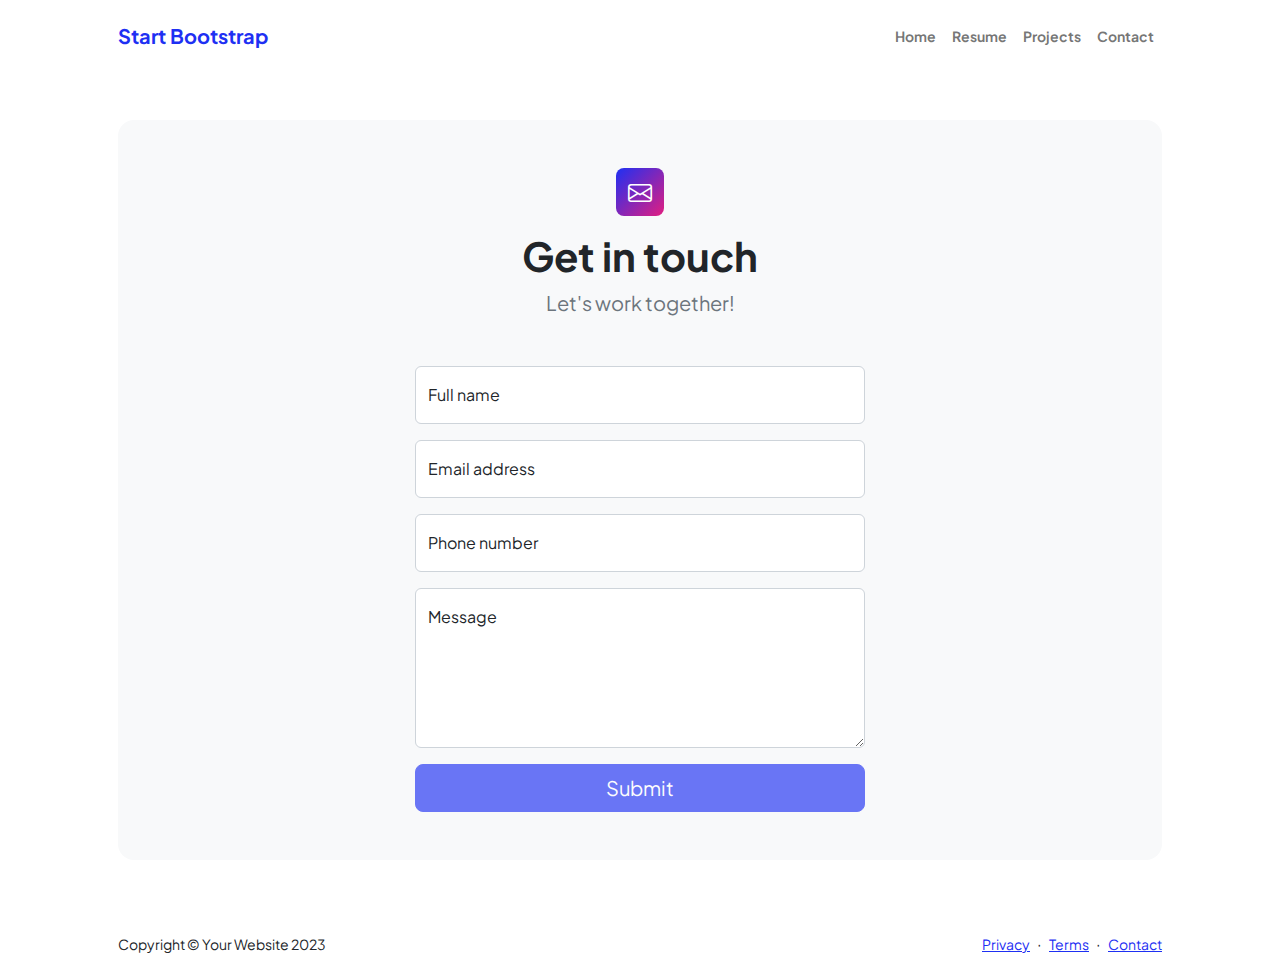
<file: contact.html>
<!DOCTYPE html>
<html lang="en">
    <head>
        <meta charset="utf-8" />
        <meta name="viewport" content="width=device-width, initial-scale=1, shrink-to-fit=no" />
        <meta name="description" content />
        <meta name="author" content />
        <title>Modern Business - Start Bootstrap Template</title>
        <!-- Favicon-->
        <link rel="icon" type="image/x-icon" href="assets/favicon.ico" />
        <!-- Custom Google font-->
        <link rel="preconnect" href="https://fonts.googleapis.com" />
        <link rel="preconnect" href="https://fonts.gstatic.com" crossorigin />
        <link href="https://fonts.googleapis.com/css2?family=Plus+Jakarta+Sans:wght@100;200;300;400;500;600;700;800;900&amp;display=swap" rel="stylesheet" />
        <!-- Bootstrap icons-->
        <link href="https://cdn.jsdelivr.net/npm/bootstrap-icons@1.8.1/font/bootstrap-icons.css" rel="stylesheet" />
        <!-- Core theme CSS (includes Bootstrap)-->
        <link href="css/styles.css" rel="stylesheet" />
    </head>
    <body class="d-flex flex-column">
        <main class="flex-shrink-0">
            <!-- Navigation-->
            <nav class="navbar navbar-expand-lg navbar-light bg-white py-3">
                <div class="container px-5">
                    <a class="navbar-brand" href="index.html"><span class="fw-bolder text-primary">Start Bootstrap</span></a>
                    <button class="navbar-toggler" type="button" data-bs-toggle="collapse" data-bs-target="#navbarSupportedContent" aria-controls="navbarSupportedContent" aria-expanded="false" aria-label="Toggle navigation"><span class="navbar-toggler-icon"></span></button>
                    <div class="collapse navbar-collapse" id="navbarSupportedContent">
                        <ul class="navbar-nav ms-auto mb-2 mb-lg-0 small fw-bolder">
                            <li class="nav-item"><a class="nav-link" href="index.html">Home</a></li>
                            <li class="nav-item"><a class="nav-link" href="resume.html">Resume</a></li>
                            <li class="nav-item"><a class="nav-link" href="projects.html">Projects</a></li>
                            <li class="nav-item"><a class="nav-link" href="contact.html">Contact</a></li>
                        </ul>
                    </div>
                </div>
            </nav>
            <!-- Page content-->
            <section class="py-5">
                <div class="container px-5">
                    <!-- Contact form-->
                    <div class="bg-light rounded-4 py-5 px-4 px-md-5">
                        <div class="text-center mb-5">
                            <div class="feature bg-primary bg-gradient-primary-to-secondary text-white rounded-3 mb-3"><i class="bi bi-envelope"></i></div>
                            <h1 class="fw-bolder">Get in touch</h1>
                            <p class="lead fw-normal text-muted mb-0">Let's work together!</p>
                        </div>
                        <div class="row gx-5 justify-content-center">
                            <div class="col-lg-8 col-xl-6">
                                <!-- * * * * * * * * * * * * * * *-->
                                <!-- * * SB Forms Contact Form * *-->
                                <!-- * * * * * * * * * * * * * * *-->
                                <!-- This form is pre-integrated with SB Forms.-->
                                <!-- To make this form functional, sign up at-->
                                <!-- https://startbootstrap.com/solution/contact-forms-->
                                <!-- to get an API token!-->
                                <form id="contactForm" data-sb-form-api-token="API_TOKEN">
                                    <!-- Name input-->
                                    <div class="form-floating mb-3">
                                        <input class="form-control" id="name" type="text" placeholder="Enter your name..." data-sb-validations="required" />
                                        <label for="name">Full name</label>
                                        <div class="invalid-feedback" data-sb-feedback="name:required">A name is required.</div>
                                    </div>
                                    <!-- Email address input-->
                                    <div class="form-floating mb-3">
                                        <input class="form-control" id="email" type="email" placeholder="name@example.com" data-sb-validations="required,email" />
                                        <label for="email">Email address</label>
                                        <div class="invalid-feedback" data-sb-feedback="email:required">An email is required.</div>
                                        <div class="invalid-feedback" data-sb-feedback="email:email">Email is not valid.</div>
                                    </div>
                                    <!-- Phone number input-->
                                    <div class="form-floating mb-3">
                                        <input class="form-control" id="phone" type="tel" placeholder="(123) 456-7890" data-sb-validations="required" />
                                        <label for="phone">Phone number</label>
                                        <div class="invalid-feedback" data-sb-feedback="phone:required">A phone number is required.</div>
                                    </div>
                                    <!-- Message input-->
                                    <div class="form-floating mb-3">
                                        <textarea class="form-control" id="message" type="text" placeholder="Enter your message here..." style="height: 10rem" data-sb-validations="required"></textarea>
                                        <label for="message">Message</label>
                                        <div class="invalid-feedback" data-sb-feedback="message:required">A message is required.</div>
                                    </div>
                                    <!-- Submit success message-->
                                    <!---->
                                    <!-- This is what your users will see when the form-->
                                    <!-- has successfully submitted-->
                                    <div class="d-none" id="submitSuccessMessage">
                                        <div class="text-center mb-3">
                                            <div class="fw-bolder">Form submission successful!</div>
                                            To activate this form, sign up at
                                            <br />
                                            <a href="https://startbootstrap.com/solution/contact-forms">https://startbootstrap.com/solution/contact-forms</a>
                                        </div>
                                    </div>
                                    <!-- Submit error message-->
                                    <!---->
                                    <!-- This is what your users will see when there is-->
                                    <!-- an error submitting the form-->
                                    <div class="d-none" id="submitErrorMessage"><div class="text-center text-danger mb-3">Error sending message!</div></div>
                                    <!-- Submit Button-->
                                    <div class="d-grid"><button class="btn btn-primary btn-lg disabled" id="submitButton" type="submit">Submit</button></div>
                                </form>
                            </div>
                        </div>
                    </div>
                </div>
            </section>
        </main>
        <!-- Footer-->
        <footer class="bg-white py-4 mt-auto">
            <div class="container px-5">
                <div class="row align-items-center justify-content-between flex-column flex-sm-row">
                    <div class="col-auto"><div class="small m-0">Copyright &copy; Your Website 2023</div></div>
                    <div class="col-auto">
                        <a class="small" href="#!">Privacy</a>
                        <span class="mx-1">&middot;</span>
                        <a class="small" href="#!">Terms</a>
                        <span class="mx-1">&middot;</span>
                        <a class="small" href="#!">Contact</a>
                    </div>
                </div>
            </div>
        </footer>
        <!-- Bootstrap core JS-->
        <script src="https://cdn.jsdelivr.net/npm/bootstrap@5.2.3/dist/js/bootstrap.bundle.min.js"></script>
        <!-- Core theme JS-->
        <script src="js/scripts.js"></script>
        <!-- * * * * * * * * * * * * * * * * * * * * * * * * * * * * * * * * * * * * * * * *-->
        <!-- * *                               SB Forms JS                               * *-->
        <!-- * * Activate your form at https://startbootstrap.com/solution/contact-forms * *-->
        <!-- * * * * * * * * * * * * * * * * * * * * * * * * * * * * * * * * * * * * * * * *-->
        <script src="https://cdn.startbootstrap.com/sb-forms-latest.js"></script>
    </body>
</html>
</file>
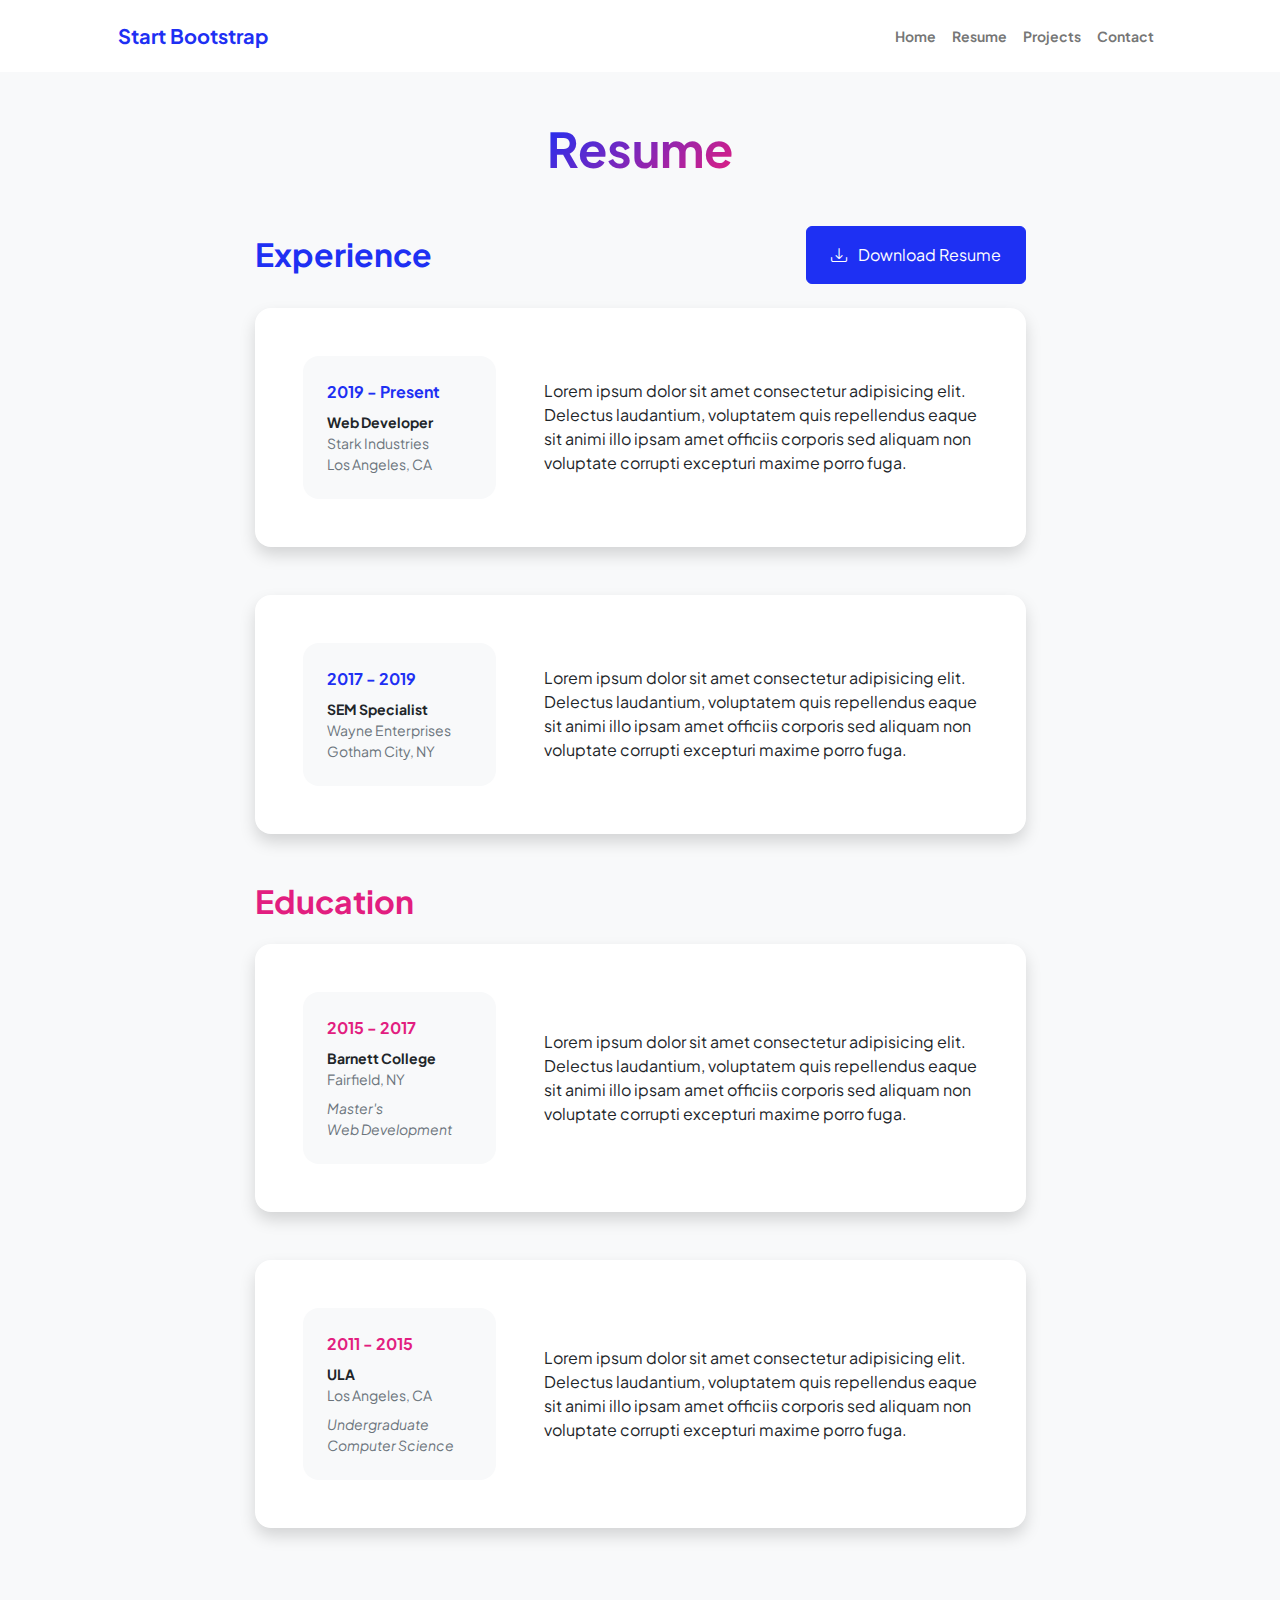
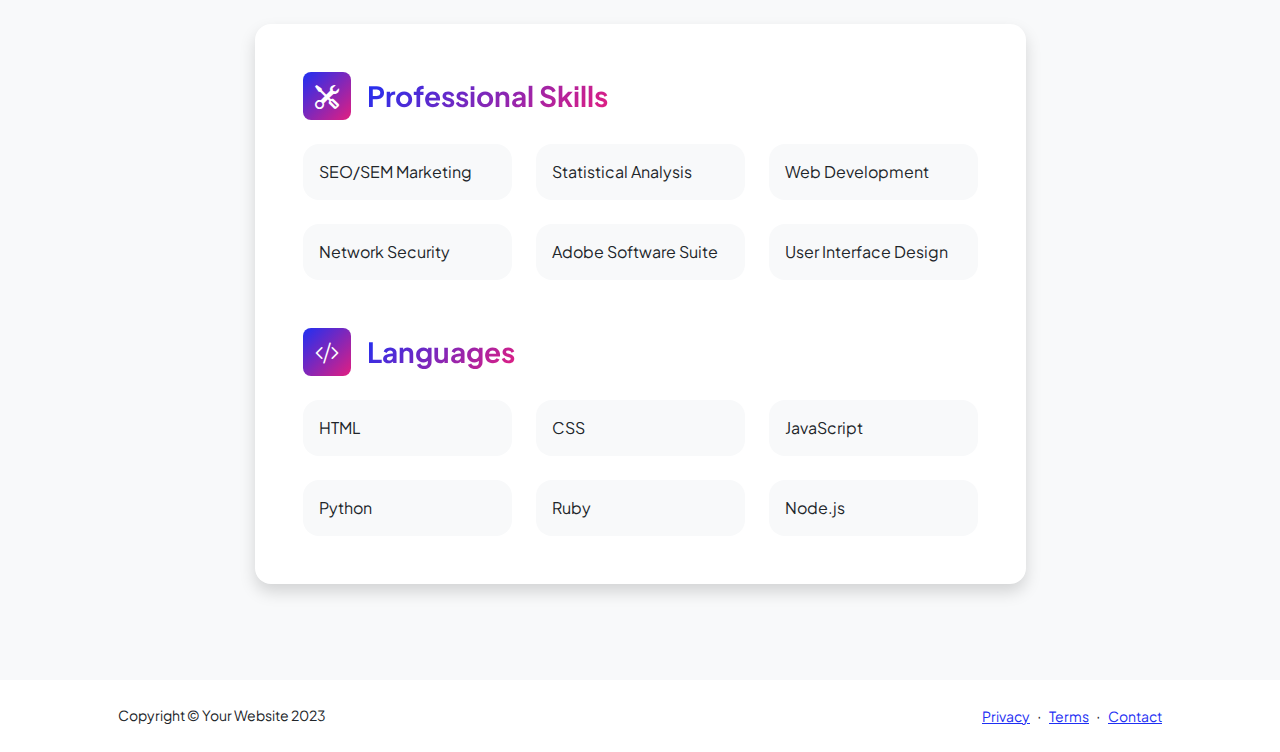
<file: resume.html>
<!DOCTYPE html>
<html lang="en">
    <head>
        <meta charset="utf-8" />
        <meta name="viewport" content="width=device-width, initial-scale=1, shrink-to-fit=no" />
        <meta name="description" content="" />
        <meta name="author" content="" />
        <title>Personal - Start Bootstrap Template</title>
        <!-- Favicon-->
        <link rel="icon" type="image/x-icon" href="assets/favicon.ico" />
        <!-- Custom Google font-->
        <link rel="preconnect" href="https://fonts.googleapis.com" />
        <link rel="preconnect" href="https://fonts.gstatic.com" crossorigin />
        <link href="https://fonts.googleapis.com/css2?family=Plus+Jakarta+Sans:wght@100;200;300;400;500;600;700;800;900&amp;display=swap" rel="stylesheet" />
        <!-- Bootstrap icons-->
        <link href="https://cdn.jsdelivr.net/npm/bootstrap-icons@1.8.1/font/bootstrap-icons.css" rel="stylesheet" />
        <!-- Core theme CSS (includes Bootstrap)-->
        <link href="css/styles.css" rel="stylesheet" />
    </head>
    <body class="d-flex flex-column h-100 bg-light">
        <main class="flex-shrink-0">
            <!-- Navigation-->
            <nav class="navbar navbar-expand-lg navbar-light bg-white py-3">
                <div class="container px-5">
                    <a class="navbar-brand" href="index.html"><span class="fw-bolder text-primary">Start Bootstrap</span></a>
                    <button class="navbar-toggler" type="button" data-bs-toggle="collapse" data-bs-target="#navbarSupportedContent" aria-controls="navbarSupportedContent" aria-expanded="false" aria-label="Toggle navigation"><span class="navbar-toggler-icon"></span></button>
                    <div class="collapse navbar-collapse" id="navbarSupportedContent">
                        <ul class="navbar-nav ms-auto mb-2 mb-lg-0 small fw-bolder">
                            <li class="nav-item"><a class="nav-link" href="index.html">Home</a></li>
                            <li class="nav-item"><a class="nav-link" href="resume.html">Resume</a></li>
                            <li class="nav-item"><a class="nav-link" href="projects.html">Projects</a></li>
                            <li class="nav-item"><a class="nav-link" href="contact.html">Contact</a></li>
                        </ul>
                    </div>
                </div>
            </nav>
            <!-- Page Content-->
            <div class="container px-5 my-5">
                <div class="text-center mb-5">
                    <h1 class="display-5 fw-bolder mb-0"><span class="text-gradient d-inline">Resume</span></h1>
                </div>
                <div class="row gx-5 justify-content-center">
                    <div class="col-lg-11 col-xl-9 col-xxl-8">
                        <!-- Experience Section-->
                        <section>
                            <div class="d-flex align-items-center justify-content-between mb-4">
                                <h2 class="text-primary fw-bolder mb-0">Experience</h2>
                                <!-- Download resume button-->
                                <!-- Note: Set the link href target to a PDF file within your project-->
                                <a class="btn btn-primary px-4 py-3" href="#!">
                                    <div class="d-inline-block bi bi-download me-2"></div>
                                    Download Resume
                                </a>
                            </div>
                            <!-- Experience Card 1-->
                            <div class="card shadow border-0 rounded-4 mb-5">
                                <div class="card-body p-5">
                                    <div class="row align-items-center gx-5">
                                        <div class="col text-center text-lg-start mb-4 mb-lg-0">
                                            <div class="bg-light p-4 rounded-4">
                                                <div class="text-primary fw-bolder mb-2">2019 - Present</div>
                                                <div class="small fw-bolder">Web Developer</div>
                                                <div class="small text-muted">Stark Industries</div>
                                                <div class="small text-muted">Los Angeles, CA</div>
                                            </div>
                                        </div>
                                        <div class="col-lg-8"><div>Lorem ipsum dolor sit amet consectetur adipisicing elit. Delectus laudantium, voluptatem quis repellendus eaque sit animi illo ipsam amet officiis corporis sed aliquam non voluptate corrupti excepturi maxime porro fuga.</div></div>
                                    </div>
                                </div>
                            </div>
                            <!-- Experience Card 2-->
                            <div class="card shadow border-0 rounded-4 mb-5">
                                <div class="card-body p-5">
                                    <div class="row align-items-center gx-5">
                                        <div class="col text-center text-lg-start mb-4 mb-lg-0">
                                            <div class="bg-light p-4 rounded-4">
                                                <div class="text-primary fw-bolder mb-2">2017 - 2019</div>
                                                <div class="small fw-bolder">SEM Specialist</div>
                                                <div class="small text-muted">Wayne Enterprises</div>
                                                <div class="small text-muted">Gotham City, NY</div>
                                            </div>
                                        </div>
                                        <div class="col-lg-8"><div>Lorem ipsum dolor sit amet consectetur adipisicing elit. Delectus laudantium, voluptatem quis repellendus eaque sit animi illo ipsam amet officiis corporis sed aliquam non voluptate corrupti excepturi maxime porro fuga.</div></div>
                                    </div>
                                </div>
                            </div>
                        </section>
                        <!-- Education Section-->
                        <section>
                            <h2 class="text-secondary fw-bolder mb-4">Education</h2>
                            <!-- Education Card 1-->
                            <div class="card shadow border-0 rounded-4 mb-5">
                                <div class="card-body p-5">
                                    <div class="row align-items-center gx-5">
                                        <div class="col text-center text-lg-start mb-4 mb-lg-0">
                                            <div class="bg-light p-4 rounded-4">
                                                <div class="text-secondary fw-bolder mb-2">2015 - 2017</div>
                                                <div class="mb-2">
                                                    <div class="small fw-bolder">Barnett College</div>
                                                    <div class="small text-muted">Fairfield, NY</div>
                                                </div>
                                                <div class="fst-italic">
                                                    <div class="small text-muted">Master's</div>
                                                    <div class="small text-muted">Web Development</div>
                                                </div>
                                            </div>
                                        </div>
                                        <div class="col-lg-8"><div>Lorem ipsum dolor sit amet consectetur adipisicing elit. Delectus laudantium, voluptatem quis repellendus eaque sit animi illo ipsam amet officiis corporis sed aliquam non voluptate corrupti excepturi maxime porro fuga.</div></div>
                                    </div>
                                </div>
                            </div>
                            <!-- Education Card 2-->
                            <div class="card shadow border-0 rounded-4 mb-5">
                                <div class="card-body p-5">
                                    <div class="row align-items-center gx-5">
                                        <div class="col text-center text-lg-start mb-4 mb-lg-0">
                                            <div class="bg-light p-4 rounded-4">
                                                <div class="text-secondary fw-bolder mb-2">2011 - 2015</div>
                                                <div class="mb-2">
                                                    <div class="small fw-bolder">ULA</div>
                                                    <div class="small text-muted">Los Angeles, CA</div>
                                                </div>
                                                <div class="fst-italic">
                                                    <div class="small text-muted">Undergraduate</div>
                                                    <div class="small text-muted">Computer Science</div>
                                                </div>
                                            </div>
                                        </div>
                                        <div class="col-lg-8"><div>Lorem ipsum dolor sit amet consectetur adipisicing elit. Delectus laudantium, voluptatem quis repellendus eaque sit animi illo ipsam amet officiis corporis sed aliquam non voluptate corrupti excepturi maxime porro fuga.</div></div>
                                    </div>
                                </div>
                            </div>
                        </section>
                        <!-- Divider-->
                        <div class="pb-5"></div>
                        <!-- Skills Section-->
                        <section>
                            <!-- Skillset Card-->
                            <div class="card shadow border-0 rounded-4 mb-5">
                                <div class="card-body p-5">
                                    <!-- Professional skills list-->
                                    <div class="mb-5">
                                        <div class="d-flex align-items-center mb-4">
                                            <div class="feature bg-primary bg-gradient-primary-to-secondary text-white rounded-3 me-3"><i class="bi bi-tools"></i></div>
                                            <h3 class="fw-bolder mb-0"><span class="text-gradient d-inline">Professional Skills</span></h3>
                                        </div>
                                        <div class="row row-cols-1 row-cols-md-3 mb-4">
                                            <div class="col mb-4 mb-md-0"><div class="d-flex align-items-center bg-light rounded-4 p-3 h-100">SEO/SEM Marketing</div></div>
                                            <div class="col mb-4 mb-md-0"><div class="d-flex align-items-center bg-light rounded-4 p-3 h-100">Statistical Analysis</div></div>
                                            <div class="col"><div class="d-flex align-items-center bg-light rounded-4 p-3 h-100">Web Development</div></div>
                                        </div>
                                        <div class="row row-cols-1 row-cols-md-3">
                                            <div class="col mb-4 mb-md-0"><div class="d-flex align-items-center bg-light rounded-4 p-3 h-100">Network Security</div></div>
                                            <div class="col mb-4 mb-md-0"><div class="d-flex align-items-center bg-light rounded-4 p-3 h-100">Adobe Software Suite</div></div>
                                            <div class="col"><div class="d-flex align-items-center bg-light rounded-4 p-3 h-100">User Interface Design</div></div>
                                        </div>
                                    </div>
                                    <!-- Languages list-->
                                    <div class="mb-0">
                                        <div class="d-flex align-items-center mb-4">
                                            <div class="feature bg-primary bg-gradient-primary-to-secondary text-white rounded-3 me-3"><i class="bi bi-code-slash"></i></div>
                                            <h3 class="fw-bolder mb-0"><span class="text-gradient d-inline">Languages</span></h3>
                                        </div>
                                        <div class="row row-cols-1 row-cols-md-3 mb-4">
                                            <div class="col mb-4 mb-md-0"><div class="d-flex align-items-center bg-light rounded-4 p-3 h-100">HTML</div></div>
                                            <div class="col mb-4 mb-md-0"><div class="d-flex align-items-center bg-light rounded-4 p-3 h-100">CSS</div></div>
                                            <div class="col"><div class="d-flex align-items-center bg-light rounded-4 p-3 h-100">JavaScript</div></div>
                                        </div>
                                        <div class="row row-cols-1 row-cols-md-3">
                                            <div class="col mb-4 mb-md-0"><div class="d-flex align-items-center bg-light rounded-4 p-3 h-100">Python</div></div>
                                            <div class="col mb-4 mb-md-0"><div class="d-flex align-items-center bg-light rounded-4 p-3 h-100">Ruby</div></div>
                                            <div class="col"><div class="d-flex align-items-center bg-light rounded-4 p-3 h-100">Node.js</div></div>
                                        </div>
                                    </div>
                                </div>
                            </div>
                        </section>
                    </div>
                </div>
            </div>
        </main>
        <!-- Footer-->
        <footer class="bg-white py-4 mt-auto">
            <div class="container px-5">
                <div class="row align-items-center justify-content-between flex-column flex-sm-row">
                    <div class="col-auto"><div class="small m-0">Copyright &copy; Your Website 2023</div></div>
                    <div class="col-auto">
                        <a class="small" href="#!">Privacy</a>
                        <span class="mx-1">&middot;</span>
                        <a class="small" href="#!">Terms</a>
                        <span class="mx-1">&middot;</span>
                        <a class="small" href="#!">Contact</a>
                    </div>
                </div>
            </div>
        </footer>
        <!-- Bootstrap core JS-->
        <script src="https://cdn.jsdelivr.net/npm/bootstrap@5.2.3/dist/js/bootstrap.bundle.min.js"></script>
        <!-- Core theme JS-->
        <script src="js/scripts.js"></script>
    </body>
</html>
</file>
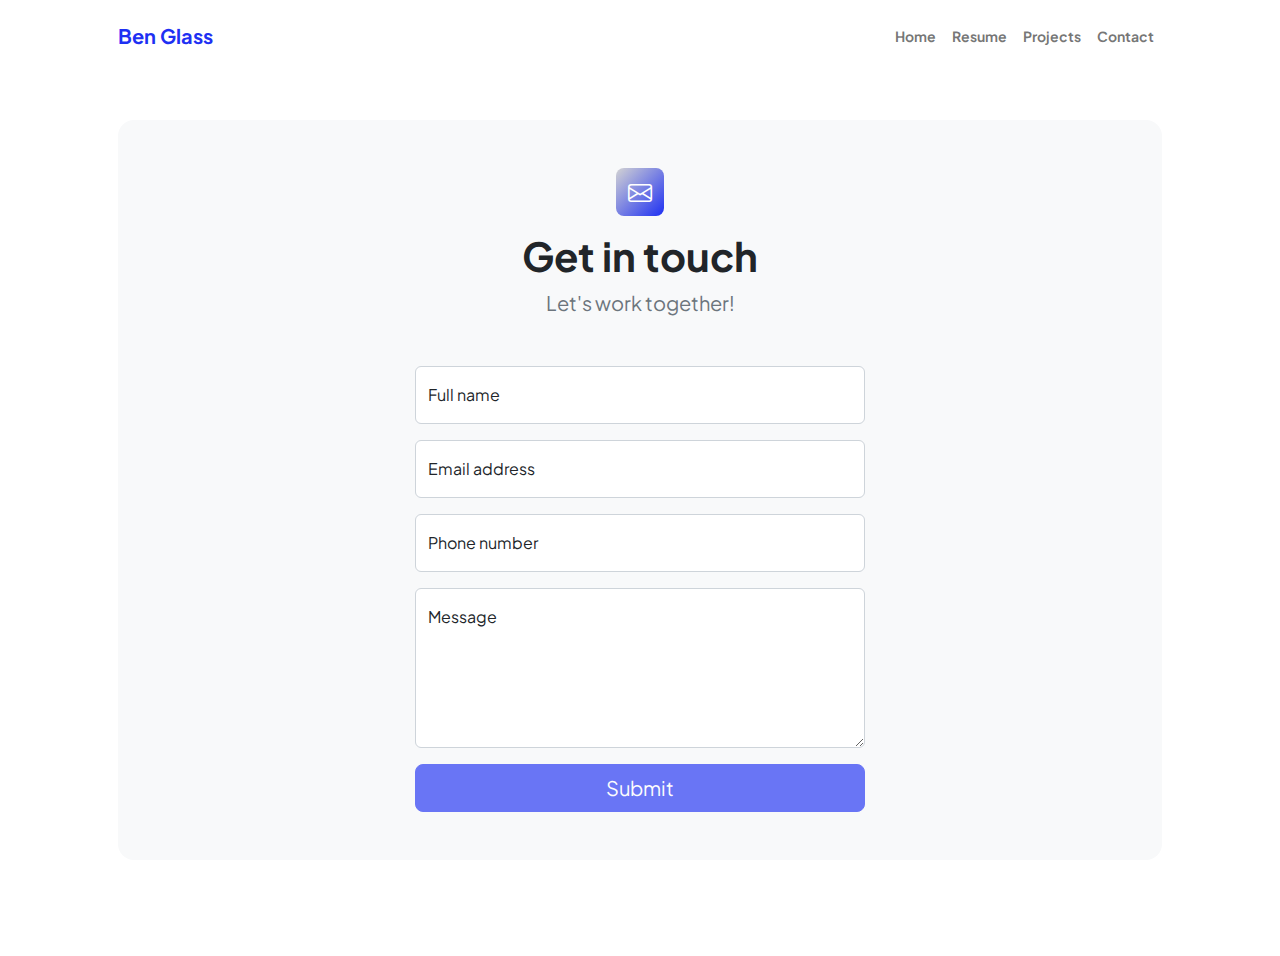
<file: site_archive/old_portfolio/contact.html>
<!DOCTYPE html>
<html lang="en">

<head>
    <meta charset="utf-8" />
    <meta name="viewport" content="width=device-width, initial-scale=1, shrink-to-fit=no" />
    <meta name="description" content />
    <meta name="author" content />
    <title>Get In Touch</title>
    <!-- Favicon-->
    <link rel="icon" type="image/x-icon" href="assets/favicon.ico" />
    <!-- Custom Google font-->
    <link rel="preconnect" href="https://fonts.googleapis.com" />
    <link rel="preconnect" href="https://fonts.gstatic.com" crossorigin />
    <link
        href="https://fonts.googleapis.com/css2?family=Plus+Jakarta+Sans:wght@100;200;300;400;500;600;700;800;900&amp;display=swap"
        rel="stylesheet" />
    <!-- Bootstrap icons-->
    <link href="https://cdn.jsdelivr.net/npm/bootstrap-icons@1.8.1/font/bootstrap-icons.css" rel="stylesheet" />
    <!-- Core theme CSS (includes Bootstrap)-->
    <link href="css/styles.css" rel="stylesheet" />
</head>

<body class="d-flex flex-column">
    <main class="flex-shrink-0">
        <!-- Navigation-->
        <nav class="navbar navbar-expand-lg navbar-light bg-white py-3">
            <div class="container px-5">
                <a class="navbar-brand" href="index.html"><span class="fw-bolder text-primary">Ben Glass</span></a>
                <button class="navbar-toggler" type="button" data-bs-toggle="collapse"
                    data-bs-target="#navbarSupportedContent" aria-controls="navbarSupportedContent"
                    aria-expanded="false" aria-label="Toggle navigation"><span
                        class="navbar-toggler-icon"></span></button>
                <div class="collapse navbar-collapse" id="navbarSupportedContent">
                    <ul class="navbar-nav ms-auto mb-2 mb-lg-0 small fw-bolder">
                        <li class="nav-item"><a class="nav-link" href="index.html">Home</a></li>
                        <li class="nav-item"><a class="nav-link" href="resume.html">Resume</a></li>
                        <li class="nav-item"><a class="nav-link" href="projects.html">Projects</a></li>
                        <li class="nav-item"><a class="nav-link" href="contact.html">Contact</a></li>
                    </ul>
                </div>
            </div>
        </nav>
        <!-- Page content-->
        <section class="py-5">
            <div class="container px-5">
                <!-- Contact form-->
                <div class="bg-light rounded-4 py-5 px-4 px-md-5">
                    <div class="text-center mb-5">
                        <div class="feature bg-primary bg-gradient-primary-to-secondary text-white rounded-3 mb-3"><i
                                class="bi bi-envelope"></i></div>
                        <h1 class="fw-bolder">Get in touch</h1>
                        <p class="lead fw-normal text-muted mb-0">Let's work together!</p>
                    </div>
                    <div class="row gx-5 justify-content-center">
                        <div class="col-lg-8 col-xl-6">
                            <!-- * * * * * * * * * * * * * * *-->
                            <!-- * * SB Forms Contact Form * *-->
                            <!-- * * * * * * * * * * * * * * *-->
                            <!-- This form is pre-integrated with SB Forms.-->
                            <!-- To make this form functional, sign up at-->
                            <!-- https://startbootstrap.com/solution/contact-forms-->
                            <!-- to get an API token!-->
                            <form id="contactForm" data-sb-form-api-token="API_TOKEN">
                                <!-- Name input-->
                                <div class="form-floating mb-3">
                                    <input class="form-control" id="name" type="text" placeholder="Enter your name..."
                                        data-sb-validations="required" />
                                    <label for="name">Full name</label>
                                    <div class="invalid-feedback" data-sb-feedback="name:required">A name is required.
                                    </div>
                                </div>
                                <!-- Email address input-->
                                <div class="form-floating mb-3">
                                    <input class="form-control" id="email" type="email" placeholder="name@example.com"
                                        data-sb-validations="required,email" />
                                    <label for="email">Email address</label>
                                    <div class="invalid-feedback" data-sb-feedback="email:required">An email is
                                        required.</div>
                                    <div class="invalid-feedback" data-sb-feedback="email:email">Email is not valid.
                                    </div>
                                </div>
                                <!-- Phone number input-->
                                <div class="form-floating mb-3">
                                    <input class="form-control" id="phone" type="tel" placeholder="(123) 456-7890"
                                        data-sb-validations="required" />
                                    <label for="phone">Phone number</label>
                                    <div class="invalid-feedback" data-sb-feedback="phone:required">A phone number is
                                        required.</div>
                                </div>
                                <!-- Message input-->
                                <div class="form-floating mb-3">
                                    <textarea class="form-control" id="message" type="text"
                                        placeholder="Enter your message here..." style="height: 10rem"
                                        data-sb-validations="required"></textarea>
                                    <label for="message">Message</label>
                                    <div class="invalid-feedback" data-sb-feedback="message:required">A message is
                                        required.</div>
                                </div>
                                <!-- Submit success message-->
                                <!---->
                                <!-- This is what your users will see when the form-->
                                <!-- has successfully submitted-->
                                <div class="d-none" id="submitSuccessMessage">
                                    <div class="text-center mb-3">
                                        <div class="fw-bolder">Form submission successful!</div>
                                        To activate this form, sign up at
                                        <br />
                                        <a
                                            href="https://startbootstrap.com/solution/contact-forms">https://startbootstrap.com/solution/contact-forms</a>
                                    </div>
                                </div>
                                <!-- Submit error message-->
                                <!---->
                                <!-- This is what your users will see when there is-->
                                <!-- an error submitting the form-->
                                <div class="d-none" id="submitErrorMessage">
                                    <div class="text-center text-danger mb-3">Error sending message!</div>
                                </div>
                                <!-- Submit Button-->
                                <div class="d-grid"><button class="btn btn-primary btn-lg disabled" id="submitButton"
                                        type="submit">Submit</button></div>
                            </form>
                        </div>
                    </div>
                </div>
            </div>
        </section>
    </main>
    <!-- Footer-->
    <footer class="bg-white py-4 mt-auto">
        <div class="container px-5">
            <div class="row align-items-center justify-content-between flex-column flex-sm-row">
                <!-- <div class="col-auto"><div class="small m-0">Copyright &copy; Your Website 2023</div></div> -->
                <div class="col-auto">
                    <!-- <a class="small" href="#!">Privacy</a>
                        <span class="mx-1">&middot;</span>
                        <a class="small" href="#!">Terms</a> -->
                    <!-- <span class="mx-1">&middot;</span> -->
                    <!-- <a class="small" href="#!">Contact</a> -->
                </div>
            </div>
        </div>
    </footer>
    <!-- Bootstrap core JS-->
    <script src="https://cdn.jsdelivr.net/npm/bootstrap@5.2.3/dist/js/bootstrap.bundle.min.js"></script>
    <!-- Core theme JS-->
    <script src="js/scripts.js"></script>
    <!-- * * * * * * * * * * * * * * * * * * * * * * * * * * * * * * * * * * * * * * * *-->
    <!-- * *                               SB Forms JS                               * *-->
    <!-- * * Activate your form at https://startbootstrap.com/solution/contact-forms * *-->
    <!-- * * * * * * * * * * * * * * * * * * * * * * * * * * * * * * * * * * * * * * * *-->
    <script src="https://cdn.startbootstrap.com/sb-forms-latest.js"></script>
</body>

</html>
</file>
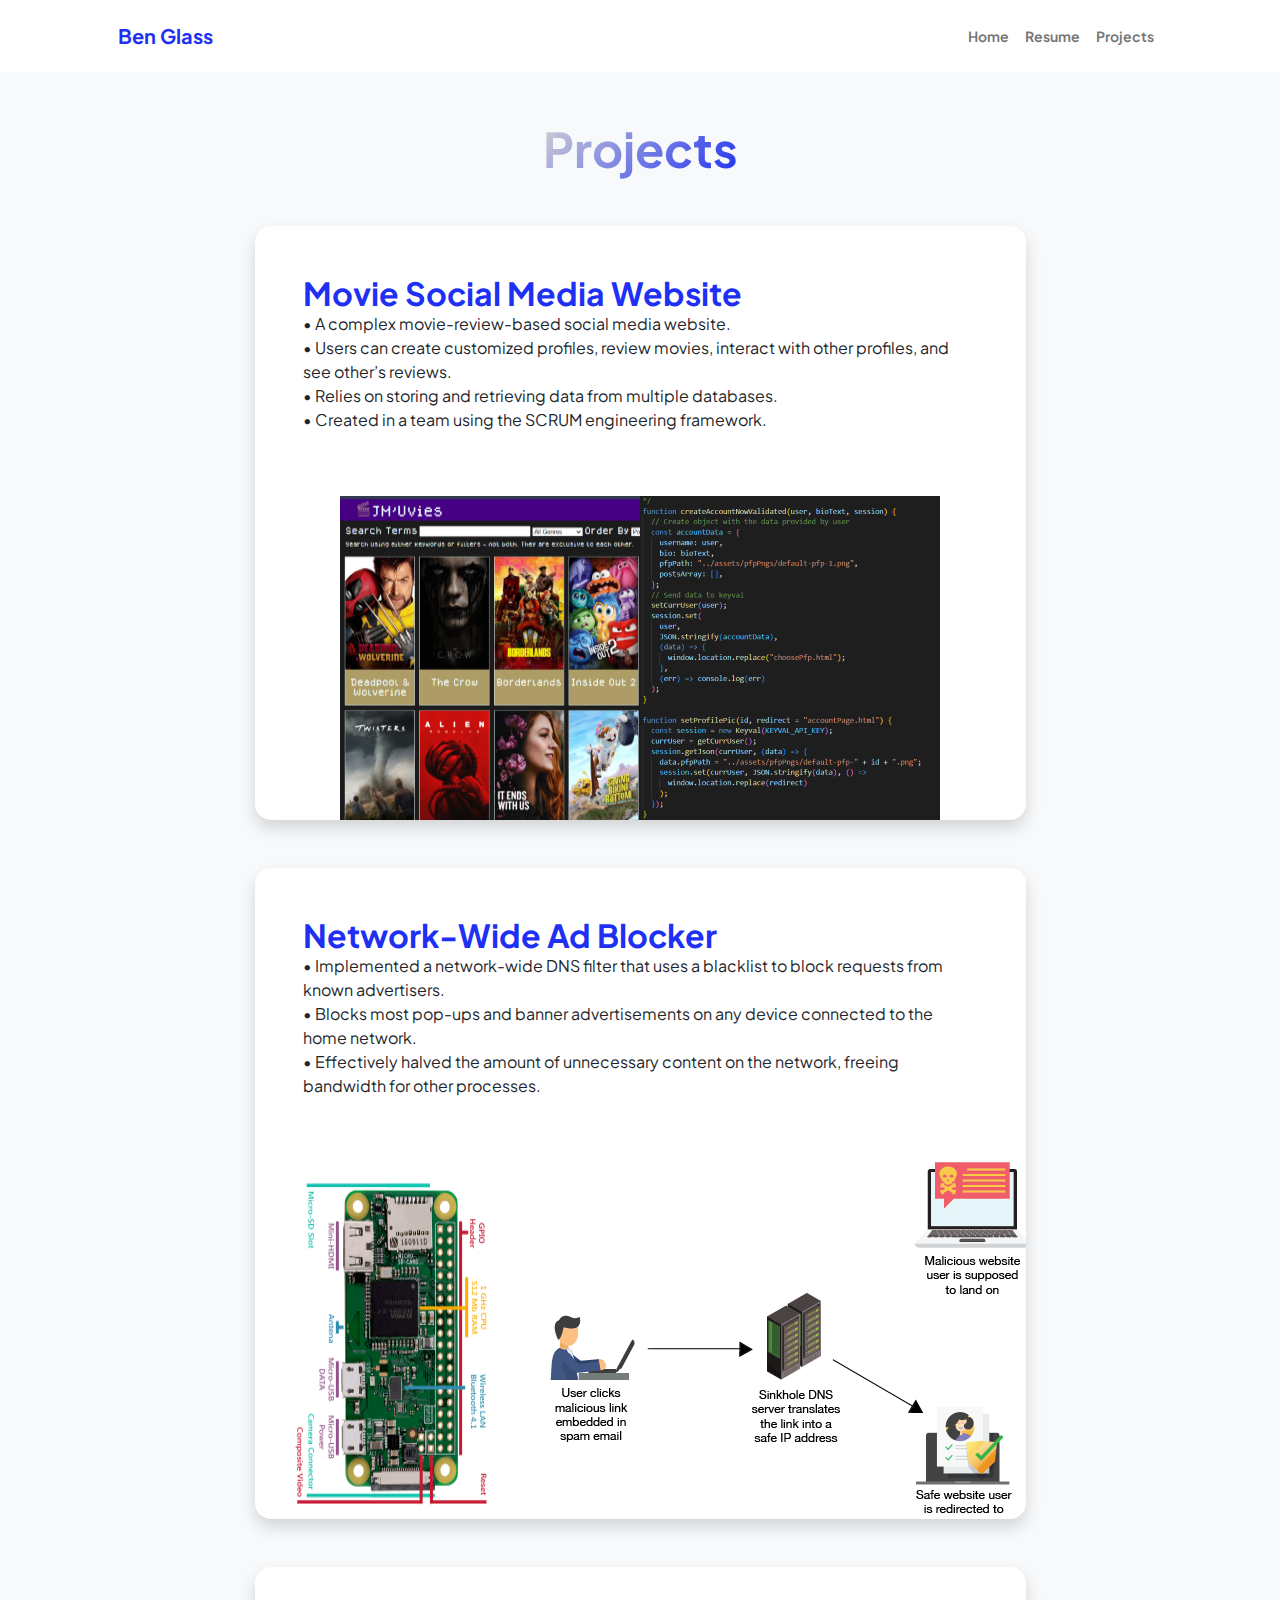
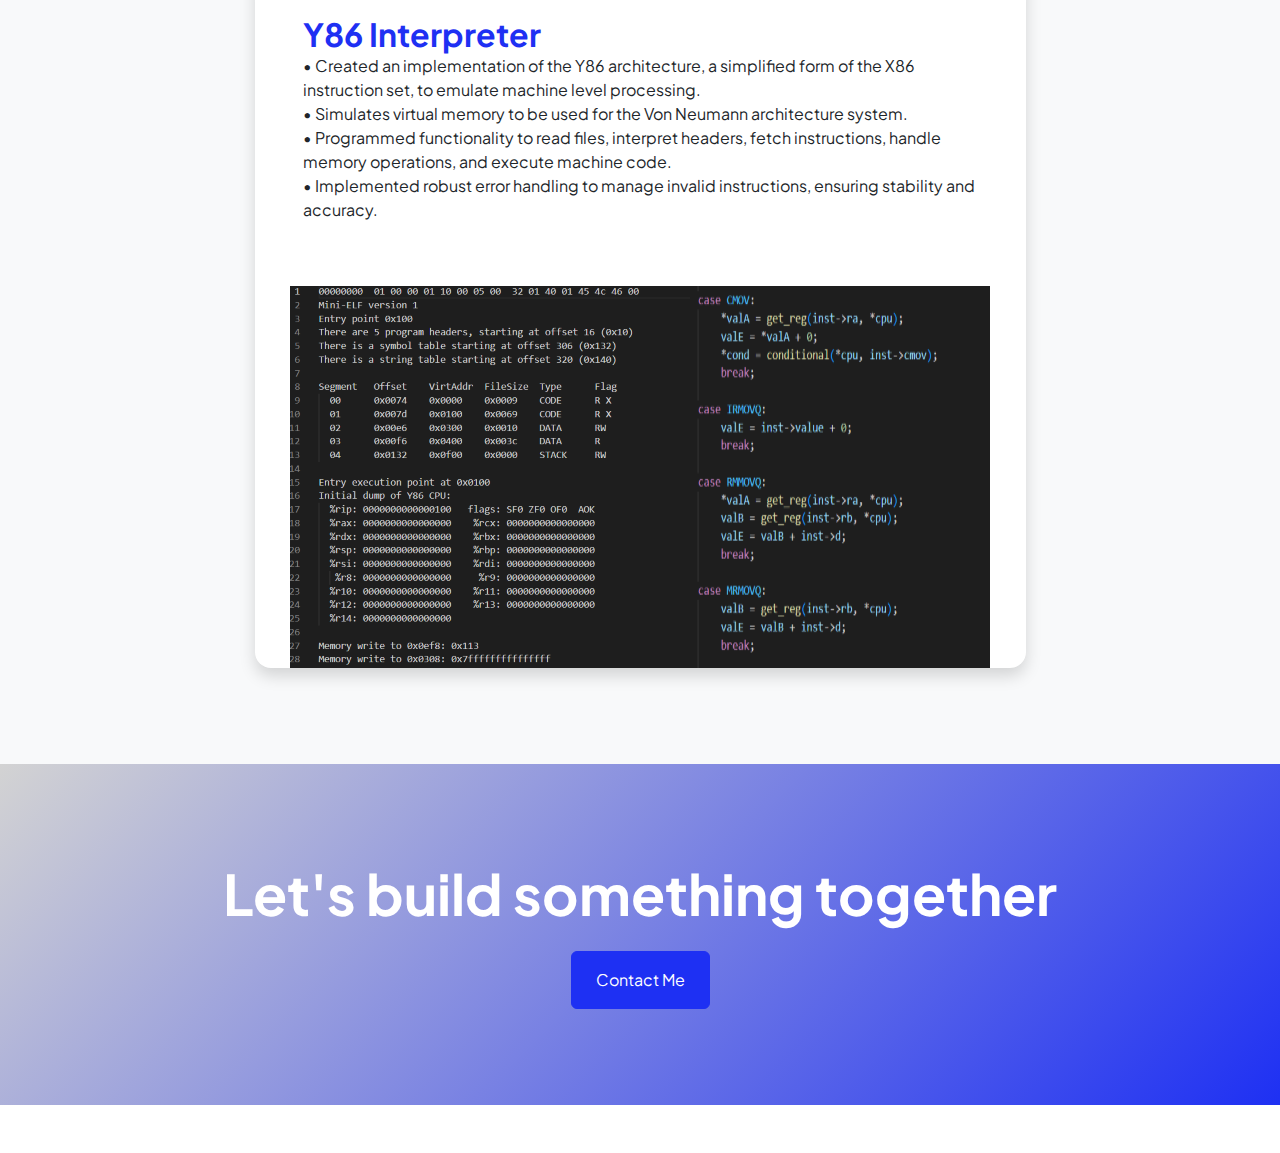
<file: site_archive/old_portfolio/projects.html>
<!DOCTYPE html>
<html lang="en">

<head>
    <meta charset="utf-8" />
    <meta name="viewport" content="width=device-width, initial-scale=1, shrink-to-fit=no" />
    <meta name="description" content="" />
    <meta name="author" content="" />
    <title>Projects</title>
    <!-- Favicon-->
    <link rel="icon" type="image/x-icon" href="assets/favicon.ico" />
    <!-- Custom Google font-->
    <link rel="preconnect" href="https://fonts.googleapis.com" />
    <link rel="preconnect" href="https://fonts.gstatic.com" crossorigin />
    <link
        href="https://fonts.googleapis.com/css2?family=Plus+Jakarta+Sans:wght@100;200;300;400;500;600;700;800;900&amp;display=swap"
        rel="stylesheet" />
    <!-- Bootstrap icons-->
    <link href="https://cdn.jsdelivr.net/npm/bootstrap-icons@1.8.1/font/bootstrap-icons.css" rel="stylesheet" />
    <!-- Core theme CSS (includes Bootstrap)-->
    <link href="css/styles.css" rel="stylesheet" />

</head>

<body class="d-flex flex-column h-100 bg-light">
    <main class="flex-shrink-0">
        <!-- Navigation-->
        <nav class="navbar navbar-expand-lg navbar-light bg-white py-3">
            <div class="container px-5">
                <a class="navbar-brand" href="index.html"><span class="fw-bolder text-primary">Ben Glass</span></a>
                <button class="navbar-toggler" type="button" data-bs-toggle="collapse"
                    data-bs-target="#navbarSupportedContent" aria-controls="navbarSupportedContent"
                    aria-expanded="false" aria-label="Toggle navigation"><span
                        class="navbar-toggler-icon"></span></button>
                <div class="collapse navbar-collapse" id="navbarSupportedContent">
                    <ul class="navbar-nav ms-auto mb-2 mb-lg-0 small fw-bolder">
                        <li class="nav-item"><a class="nav-link" href="index.html">Home</a></li>
                        <li class="nav-item"><a class="nav-link" href="resume.html">Resume</a></li>
                        <li class="nav-item"><a class="nav-link" href="projects.html">Projects</a></li>
                        <!-- <li class="nav-item"><a class="nav-link" href="contact.html">Contact</a></li> -->
                    </ul>
                </div>
            </div>
        </nav>
        <!-- Projects Section-->
        <section class="py-5">
            <div class="container px-5 mb-5">
                <div class="text-center mb-5">
                    <h1 class="display-5 fw-bolder mb-0"><span class="text-gradient d-inline">Projects</span></h1>
                </div>
                <div class="row gx-5 justify-content-center">
                    <div class="col-lg-11 col-xl-9 col-xxl-8">
                        <!-- Project Card 1-->
                        <div class="card overflow-hidden shadow rounded-4 border-0 mb-5">
                            <div class="card-body p-0">
                                <div class="d-flex align-items-center">
                                    <div class="p-5">
                                        <h2 class="text-primary fw-bolder d-inline">Movie Social Media Website</h2>
                                        <p>• A complex movie-review-based social media website. <br>
                                            • Users can create customized profiles, review movies, interact with other
                                            profiles, and see other’s reviews.<br>
                                            • Relies on storing and retrieving data from multiple databases.<br>
                                            • Created in a team using the SCRUM engineering framework.<br></p>
                                    </div>
                                    <!-- <img class="img-fluid" src="/assets/jmuvies_screenshot.png" alt="..." /> -->
                                </div>
                                <div class="d-flex justify-content-center w-100">
                                    <img class="img-fluid" src="/assets/jmuvies_screenshot.png" alt="..." />
                                    <img class="img-fluid" src="/assets/jmdb_create.png" alt="..." />
                                </div>

                            </div>
                        </div>
                        <!-- Project Card 2-->
                        <div class="card overflow-hidden shadow rounded-4 border-0 mb-5">
                            <div class="card-body p-0">
                                <div class="d-flex align-items-center">
                                    <div class="p-5">
                                        <h2 class="text-primary fw-bolder d-inline">Network-Wide Ad Blocker</h2>
                                        <p>• Implemented a network-wide DNS filter that uses a blacklist to block
                                            requests from known advertisers.<br>
                                            • Blocks most pop-ups and banner advertisements on any device connected to
                                            the home network.<br>
                                            • Effectively halved the amount of unnecessary content on the network,
                                            freeing bandwidth for other processes.
                                        </p>
                                    </div>
                                    <!-- <img class="img-fluid" src="/assets/rasp.png" alt="..." /> -->
                                </div>
                                <div class="d-flex justify-content-center w-100">
                                    <img class="img-fluid" src="/assets/rasp.png" alt="..." />
                                    <img class="img-fluid" src="/assets/DNS.png" alt="..." />
                                </div>
                            </div>
                        </div>
                        <!-- Project Card 3-->
                        <div class="card overflow-hidden shadow rounded-4 border-0">
                            <div class="card-body p-0">
                                <div class="d-flex align-items-center">
                                    <div class="p-5">

                                        <h2 class="text-primary fw-bolder d-inline">Y86 Interpreter</h2>
                                        <p>• Created an implementation of the Y86 architecture, a simplified form of the
                                            X86 instruction set, to emulate machine level processing.<br>
                                            • Simulates virtual memory to be used for the Von Neumann architecture
                                            system.<br>
                                            • Programmed functionality to read files, interpret headers, fetch
                                            instructions, handle memory operations, and execute machine code.<br>
                                            • Implemented robust error handling to manage invalid instructions, ensuring
                                            stability and accuracy.
                                        </p>
                                    </div>
                                    <!-- <img class="img-fluid" src="/assets/y86_example.png" alt="..." /> -->
                                    <!-- <img class="img-fluid" src="https://dummyimage.com/300x400/343a40/6c757d"
                                                                alt="..." /> -->
                                </div>
                                <div class="d-flex justify-content-center w-100">
                                    <img class="img-fluid" src="/assets/y86_example.png" alt="..." />
                                    <img class="img-fluid" src="/assets/decode_exe.png" alt="..." />
                                </div>
                            </div>
                        </div>
                    </div>
                </div>
            </div>
        </section>
        <!-- Call to action section-->
        <section class="py-5 bg-gradient-primary-to-secondary text-white">
            <div class="container px-5 my-5">
                <div class="text-center">
                    <h2 class="display-4 fw-bolder mb-4">Let's build something together</h2>
                    <a class="btn btn-primary px-4 py-3" href="https://forms.gle/QvufB6zGP67XtkY49" target="_blank">
                        Contact Me
                    </a>
                    <!-- <a class="btn btn-outline-light btn-lg px-5 py-3 fs-6 fw-bolder" href="contact.html">Contact me</a> -->
                </div>
            </div>
        </section>
    </main>
    <!-- Footer-->
    <footer class="bg-white py-4 mt-auto">
        <div class="container px-5">
            <div class="row align-items-center justify-content-between flex-column flex-sm-row">
                <!-- <div class="col-auto"><div class="small m-0">Copyright &copy; Your Website 2023</div></div> -->
                <div class="col-auto">
                    <!-- <a class="small" href="#!">Privacy</a>
                        <span class="mx-1">&middot;</span>
                        <a class="small" href="#!">Terms</a>
                        <span class="mx-1">&middot;</span>
                        <a class="small" href="#!">Contact</a> -->
                </div>
            </div>
        </div>
    </footer>
    <!-- Bootstrap core JS-->
    <script src="https://cdn.jsdelivr.net/npm/bootstrap@5.2.3/dist/js/bootstrap.bundle.min.js"></script>
    <!-- Core theme JS-->
    <script src="js/scripts.js"></script>
</body>

</html>
</file>
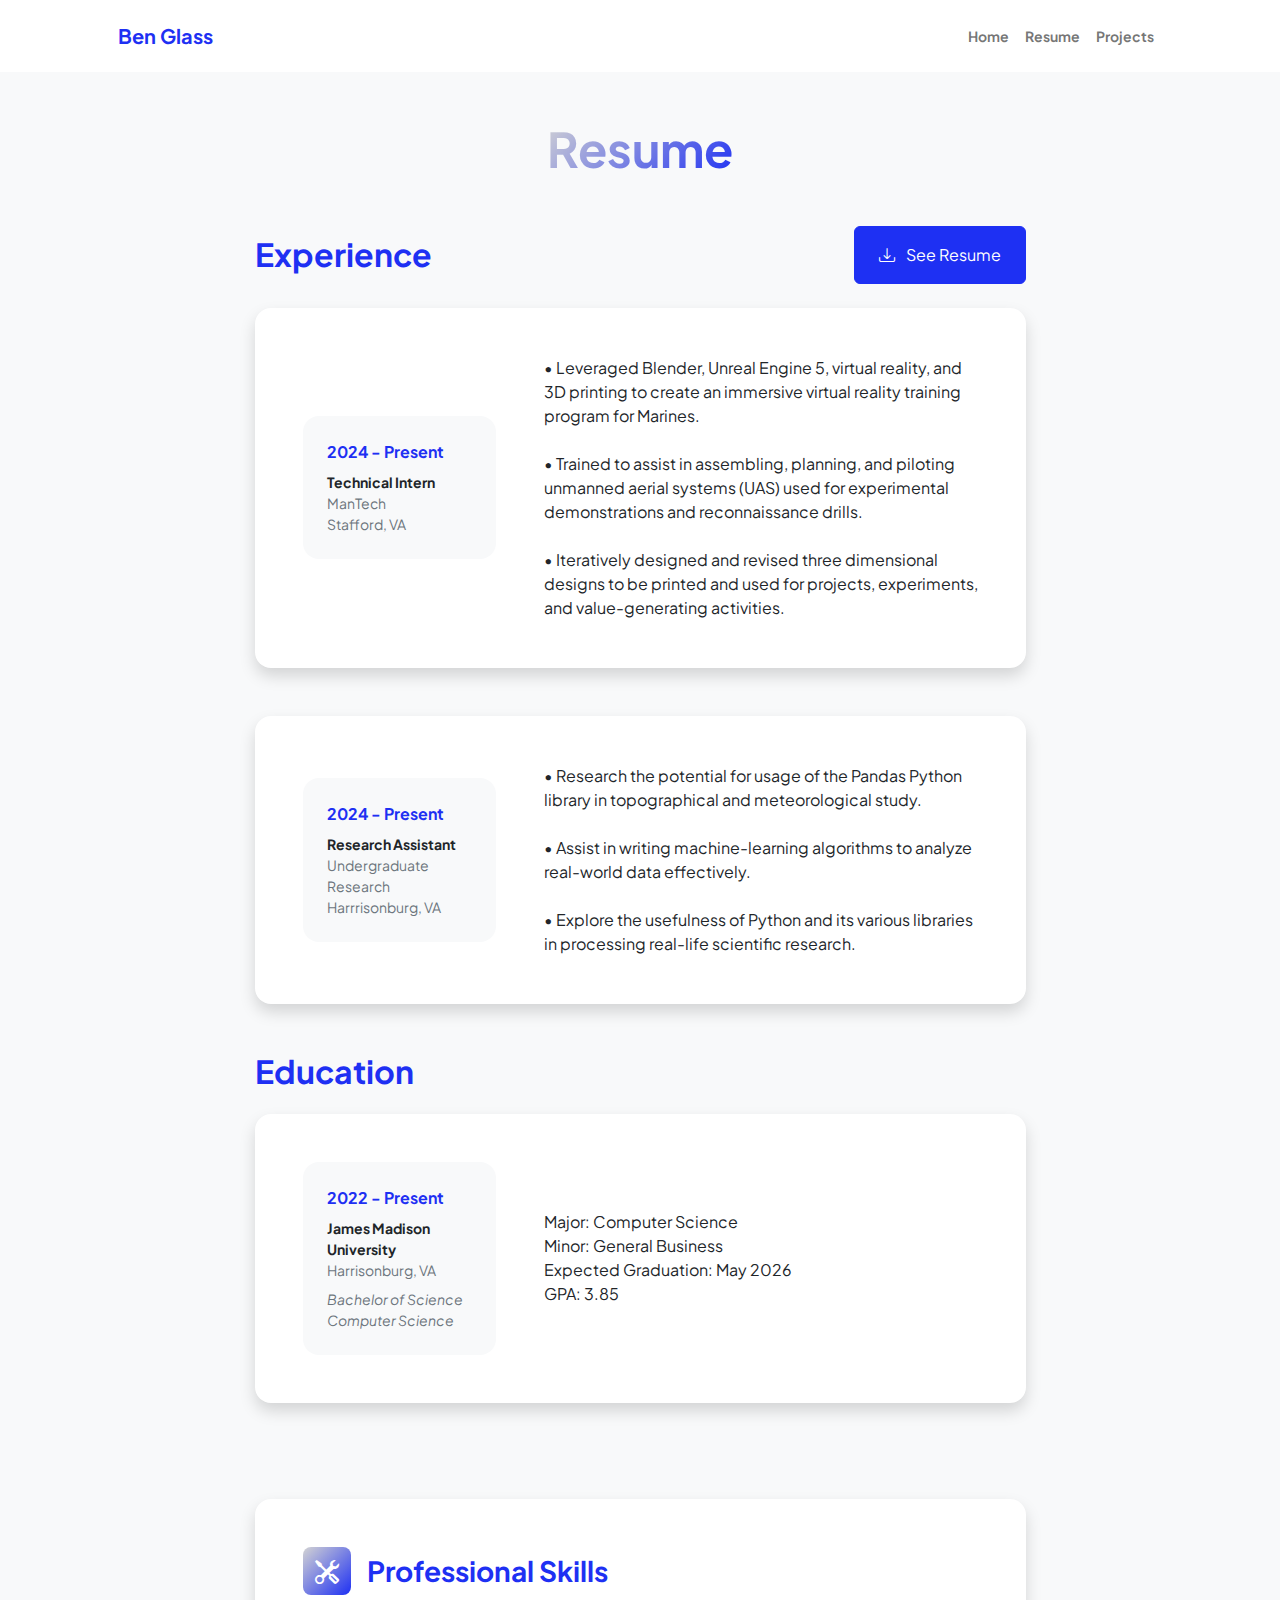
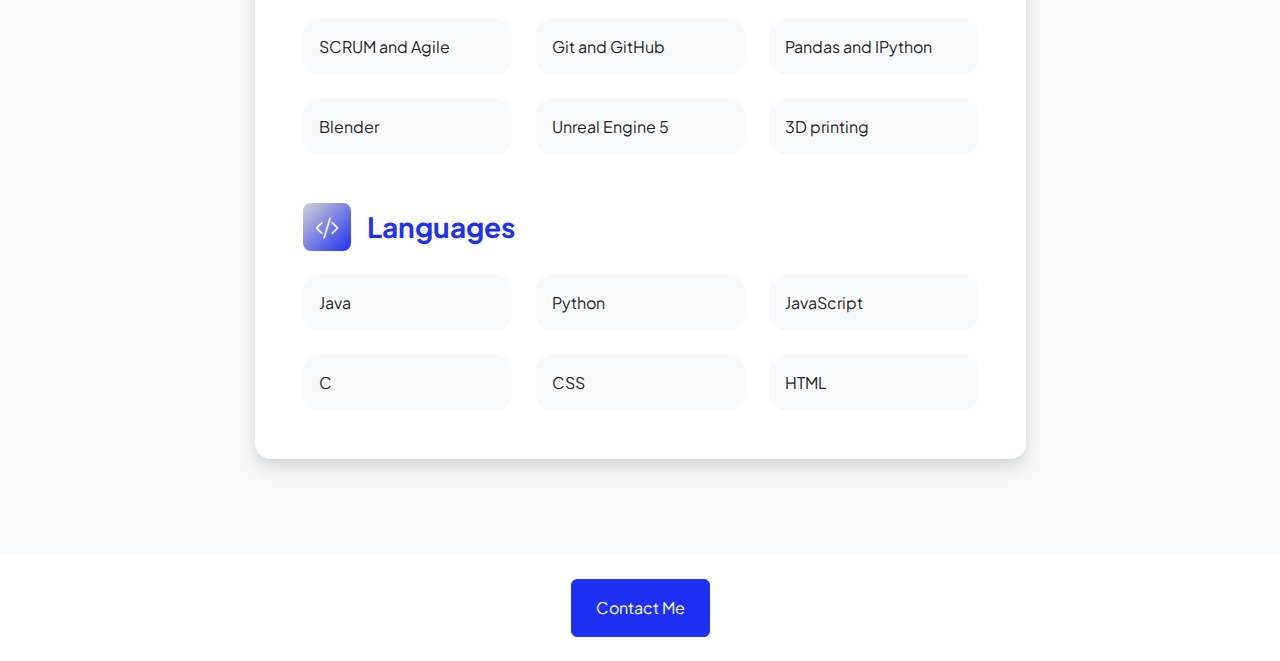
<file: site_archive/old_portfolio/resume.html>
<!DOCTYPE html>
<html lang="en">

<head>
    <meta charset="utf-8" />
    <meta name="viewport" content="width=device-width, initial-scale=1, shrink-to-fit=no" />
    <meta name="description" content="" />
    <meta name="author" content="" />
    <title>Resume</title>
    <!-- Favicon-->
    <link rel="icon" type="image/x-icon" href="assets/favicon.ico" />
    <!-- Custom Google font-->
    <link rel="preconnect" href="https://fonts.googleapis.com" />
    <link rel="preconnect" href="https://fonts.gstatic.com" crossorigin />
    <link
        href="https://fonts.googleapis.com/css2?family=Plus+Jakarta+Sans:wght@100;200;300;400;500;600;700;800;900&amp;display=swap"
        rel="stylesheet" />
    <!-- Bootstrap icons-->
    <link href="https://cdn.jsdelivr.net/npm/bootstrap-icons@1.8.1/font/bootstrap-icons.css" rel="stylesheet" />
    <!-- Core theme CSS (includes Bootstrap)-->
    <link href="css/styles.css" rel="stylesheet" />
</head>

<body class="d-flex flex-column h-100 bg-light">
    <main class="flex-shrink-0">
        <!-- Navigation-->
        <nav class="navbar navbar-expand-lg navbar-light bg-white py-3">
            <div class="container px-5">
                <a class="navbar-brand" href="index.html"><span class="fw-bolder text-primary">Ben Glass</span></a>
                <button class="navbar-toggler" type="button" data-bs-toggle="collapse"
                    data-bs-target="#navbarSupportedContent" aria-controls="navbarSupportedContent"
                    aria-expanded="false" aria-label="Toggle navigation"><span
                        class="navbar-toggler-icon"></span></button>
                <div class="collapse navbar-collapse" id="navbarSupportedContent">
                    <ul class="navbar-nav ms-auto mb-2 mb-lg-0 small fw-bolder">
                        <li class="nav-item"><a class="nav-link" href="index.html">Home</a></li>
                        <li class="nav-item"><a class="nav-link" href="resume.html">Resume</a></li>
                        <li class="nav-item"><a class="nav-link" href="projects.html">Projects</a></li>
                        <!-- <li class="nav-item"><a class="nav-link" href="contact.html">Contact</a></li> -->
                    </ul>
                </div>
            </div>
        </nav>
        <!-- Page Content-->
        <div class="container px-5 my-5">
            <div class="text-center mb-5">
                <h1 class="display-5 fw-bolder mb-0"><span class="text-gradient d-inline">Resume</span></h1>
            </div>
            <div class="row gx-5 justify-content-center">
                <div class="col-lg-11 col-xl-9 col-xxl-8">
                    <!-- Experience Section-->
                    <section>
                        <div class="d-flex align-items-center justify-content-between mb-4">
                            <h2 class="text-primary fw-bolder mb-0">Experience</h2>
                            <!-- Download resume button-->
                            <!-- Note: Set the link href target to a PDF file within your project-->
                            <a class="btn btn-primary px-4 py-3" href="/assets/Ben_Glass_Online_Resume.pdf"
                                target="_blank">
                                <div class="d-inline-block bi bi-download me-2"></div>
                                See Resume
                            </a>
                        </div>
                        <!-- Experience Card 1-->
                        <div class="card shadow border-0 rounded-4 mb-5">
                            <div class="card-body p-5">
                                <div class="row align-items-center gx-5">
                                    <div class="col text-center text-lg-start mb-4 mb-lg-0">
                                        <div class="bg-light p-4 rounded-4">
                                            <div class="text-primary fw-bolder mb-2">2024 - Present</div>
                                            <div class="small fw-bolder">Technical Intern</div>
                                            <div class="small text-muted">ManTech</div>
                                            <div class="small text-muted">Stafford, VA</div>
                                        </div>
                                    </div>
                                    <div class="col-lg-8">
                                        <div>
                                            • Leveraged Blender, Unreal Engine 5, virtual reality, and 3D printing to
                                            create an immersive virtual reality training program
                                            for Marines.<br><br>
                                            • Trained to assist in assembling, planning, and piloting unmanned aerial
                                            systems (UAS) used for experimental
                                            demonstrations and reconnaissance drills. <br><br>
                                            • Iteratively designed and revised three dimensional designs to be printed
                                            and used for projects, experiments, and value-generating activities.</div>
                                    </div>
                                </div>
                            </div>
                        </div>
                        <!-- Experience Card 2-->
                        <div class="card shadow border-0 rounded-4 mb-5">
                            <div class="card-body p-5">
                                <div class="row align-items-center gx-5">
                                    <div class="col text-center text-lg-start mb-4 mb-lg-0">
                                        <div class="bg-light p-4 rounded-4">
                                            <div class="text-primary fw-bolder mb-2">2024 - Present</div>
                                            <div class="small fw-bolder">Research Assistant</div>
                                            <div class="small text-muted">Undergraduate Research</div>
                                            <div class="small text-muted">Harrrisonburg, VA</div>
                                        </div>
                                    </div>
                                    <div class="col-lg-8">
                                        <div>
                                            • Research the potential for usage of the Pandas Python library in
                                            topographical and meteorological study. <br><br>
                                            • Assist in writing machine-learning algorithms to analyze real-world data
                                            effectively.<br><br>
                                            • Explore the usefulness of Python and its various libraries in processing
                                            real-life scientific research.</div>
                                    </div>
                                </div>
                            </div>
                        </div>
                    </section>
                    <!-- Education Section-->
                    <section>
                        <h2 class="text-primary fw-bolder mb-4">Education</h2>
                        <!-- Education Card 1-->
                        <div class="card shadow border-0 rounded-4 mb-5">
                            <div class="card-body p-5">
                                <div class="row align-items-center gx-5">
                                    <div class="col text-center text-lg-start mb-4 mb-lg-0">
                                        <div class="bg-light p-4 rounded-4">
                                            <div class="text-primary fw-bolder mb-2">2022 - Present</div>
                                            <div class="mb-2">
                                                <div class="small fw-bolder">James Madison University</div>
                                                <div class="small text-muted">Harrisonburg, VA</div>
                                            </div>
                                            <div class="fst-italic">
                                                <div class="small text-muted">Bachelor of Science</div>
                                                <div class="small text-muted">Computer Science</div>
                                            </div>
                                        </div>
                                    </div>
                                    <div class="col-lg-8">
                                        <div>Major: Computer Science <br>Minor: General Business<br>Expected Graduation:
                                            May 2026<br>GPA: 3.85</div>
                                    </div>
                                </div>
                            </div>
                        </div>
                        <!-- Education Card 2-->
                        <!-- <div class="card shadow border-0 rounded-4 mb-5">
                                <div class="card-body p-5">
                                    <div class="row align-items-center gx-5">
                                        <div class="col text-center text-lg-start mb-4 mb-lg-0">
                                            <div class="bg-light p-4 rounded-4">
                                                <div class="text-secondary fw-bolder mb-2">2011 - 2015</div>
                                                <div class="mb-2">
                                                    <div class="small fw-bolder">ULA</div>
                                                    <div class="small text-muted">Los Angeles, CA</div>
                                                </div>
                                                <div class="fst-italic">
                                                    <div class="small text-muted">Undergraduate</div>
                                                    <div class="small text-muted">Computer Science</div>
                                                </div>
                                            </div>
                                        </div>
                                        <div class="col-lg-8"><div>Lorem ipsum dolor sit amet consectetur adipisicing elit. Delectus laudantium, voluptatem quis repellendus eaque sit animi illo ipsam amet officiis corporis sed aliquam non voluptate corrupti excepturi maxime porro fuga.</div></div>
                                    </div>
                                </div>
                            </div> -->
                    </section>
                    <!-- Divider-->
                    <div class="pb-5"></div>
                    <!-- Skills Section-->
                    <section>
                        <!-- Skillset Card-->
                        <div class="card shadow border-0 rounded-4 mb-5">
                            <div class="card-body p-5">
                                <!-- Professional skills list-->
                                <div class="mb-5">
                                    <div class="d-flex align-items-center mb-4">
                                        <div
                                            class="feature bg-primary bg-gradient-primary-to-secondary text-white rounded-3 me-3">
                                            <i class="bi bi-tools"></i>
                                        </div>
                                        <h3 class="fw-bolder mb-0"><span class="text-primary d-inline">Professional
                                                Skills</span></h3>
                                    </div>
                                    <div class="row row-cols-1 row-cols-md-3 mb-4">
                                        <div class="col mb-4 mb-md-0">
                                            <div class="d-flex align-items-center bg-light rounded-4 p-3 h-100">SCRUM
                                                and Agile</div>
                                        </div>
                                        <div class="col mb-4 mb-md-0">
                                            <div class="d-flex align-items-center bg-light rounded-4 p-3 h-100">Git and
                                                GitHub</div>
                                        </div>
                                        <div class="col">
                                            <div class="d-flex align-items-center bg-light rounded-4 p-3 h-100">Pandas
                                                and IPython</div>
                                        </div>
                                    </div>
                                    <div class="row row-cols-1 row-cols-md-3">
                                        <div class="col mb-4 mb-md-0">
                                            <div class="d-flex align-items-center bg-light rounded-4 p-3 h-100">Blender
                                            </div>
                                        </div>
                                        <div class="col mb-4 mb-md-0">
                                            <div class="d-flex align-items-center bg-light rounded-4 p-3 h-100">Unreal
                                                Engine 5</div>
                                        </div>
                                        <div class="col">
                                            <div class="d-flex align-items-center bg-light rounded-4 p-3 h-100">3D
                                                printing</div>
                                        </div>
                                    </div>
                                </div>
                                <!-- Languages list-->
                                <div class="mb-0">
                                    <div class="d-flex align-items-center mb-4">
                                        <div
                                            class="feature bg-primary bg-gradient-primary-to-secondary text-white rounded-3 me-3">
                                            <i class="bi bi-code-slash"></i>
                                        </div>
                                        <h3 class="fw-bolder mb-0"><span class="text-primary d-inline">Languages</span>
                                        </h3>
                                    </div>
                                    <div class="row row-cols-1 row-cols-md-3 mb-4">
                                        <div class="col mb-4 mb-md-0">
                                            <div class="d-flex align-items-center bg-light rounded-4 p-3 h-100">Java
                                            </div>
                                        </div>
                                        <div class="col mb-4 mb-md-0">
                                            <div class="d-flex align-items-center bg-light rounded-4 p-3 h-100">Python
                                            </div>
                                        </div>
                                        <div class="col">
                                            <div class="d-flex align-items-center bg-light rounded-4 p-3 h-100">
                                                JavaScript</div>
                                        </div>
                                    </div>
                                    <div class="row row-cols-1 row-cols-md-3">
                                        <div class="col mb-4 mb-md-0">
                                            <div class="d-flex align-items-center bg-light rounded-4 p-3 h-100">C</div>
                                        </div>
                                        <div class="col mb-4 mb-md-0">
                                            <div class="d-flex align-items-center bg-light rounded-4 p-3 h-100">CSS
                                            </div>
                                        </div>
                                        <div class="col">
                                            <div class="d-flex align-items-center bg-light rounded-4 p-3 h-100">HTML
                                            </div>
                                        </div>
                                    </div>
                                </div>
                            </div>
                        </div>
                    </section>
                </div>
            </div>
        </div>
    </main>
    <!-- Footer-->
    <footer class="bg-white py-4 mt-auto">
        <div class="container px-5">
            <div class="row align-items-center justify-content-center">
                <div class="col-auto text-center">
                    <a class="btn btn-primary px-4 py-3" href="https://forms.gle/QvufB6zGP67XtkY49" target="_blank">
                        Contact Me
                    </a>
                </div>
            </div>
        </div>
    </footer>
    <!-- Bootstrap core JS-->
    <script src="https://cdn.jsdelivr.net/npm/bootstrap@5.2.3/dist/js/bootstrap.bundle.min.js"></script>
    <!-- Core theme JS-->
    <script src="js/scripts.js"></script>
</body>

</html>
</file>
<file: styles/styles.css>
:root {
    --apl-light: rgb(238, 238, 238);
    --apl-med-light: rgb(151, 151, 151);
    --apl-med-dark: rgb(102, 102, 102);
    --apl-dark: rgb(0, 0, 0);

}

nav {
    left: 0;
}

#headshot,
#resume,
#projects {
    margin-top: 2vh;
    display: flex;
    justify-content: space-evenly;
}

#resume-header,
#projects-header {
    text-align: center;
    padding: 5%;
}

body {
    background-color: var(--apl-light);
}

#projects-header,
h3 {
    color: var(--bs-primary);
}

#front-buttons {
    width: 20vw;
    display: grid;
}

#front-buttons a {
    margin: 7%;
    align-items: center;
}
</file>
